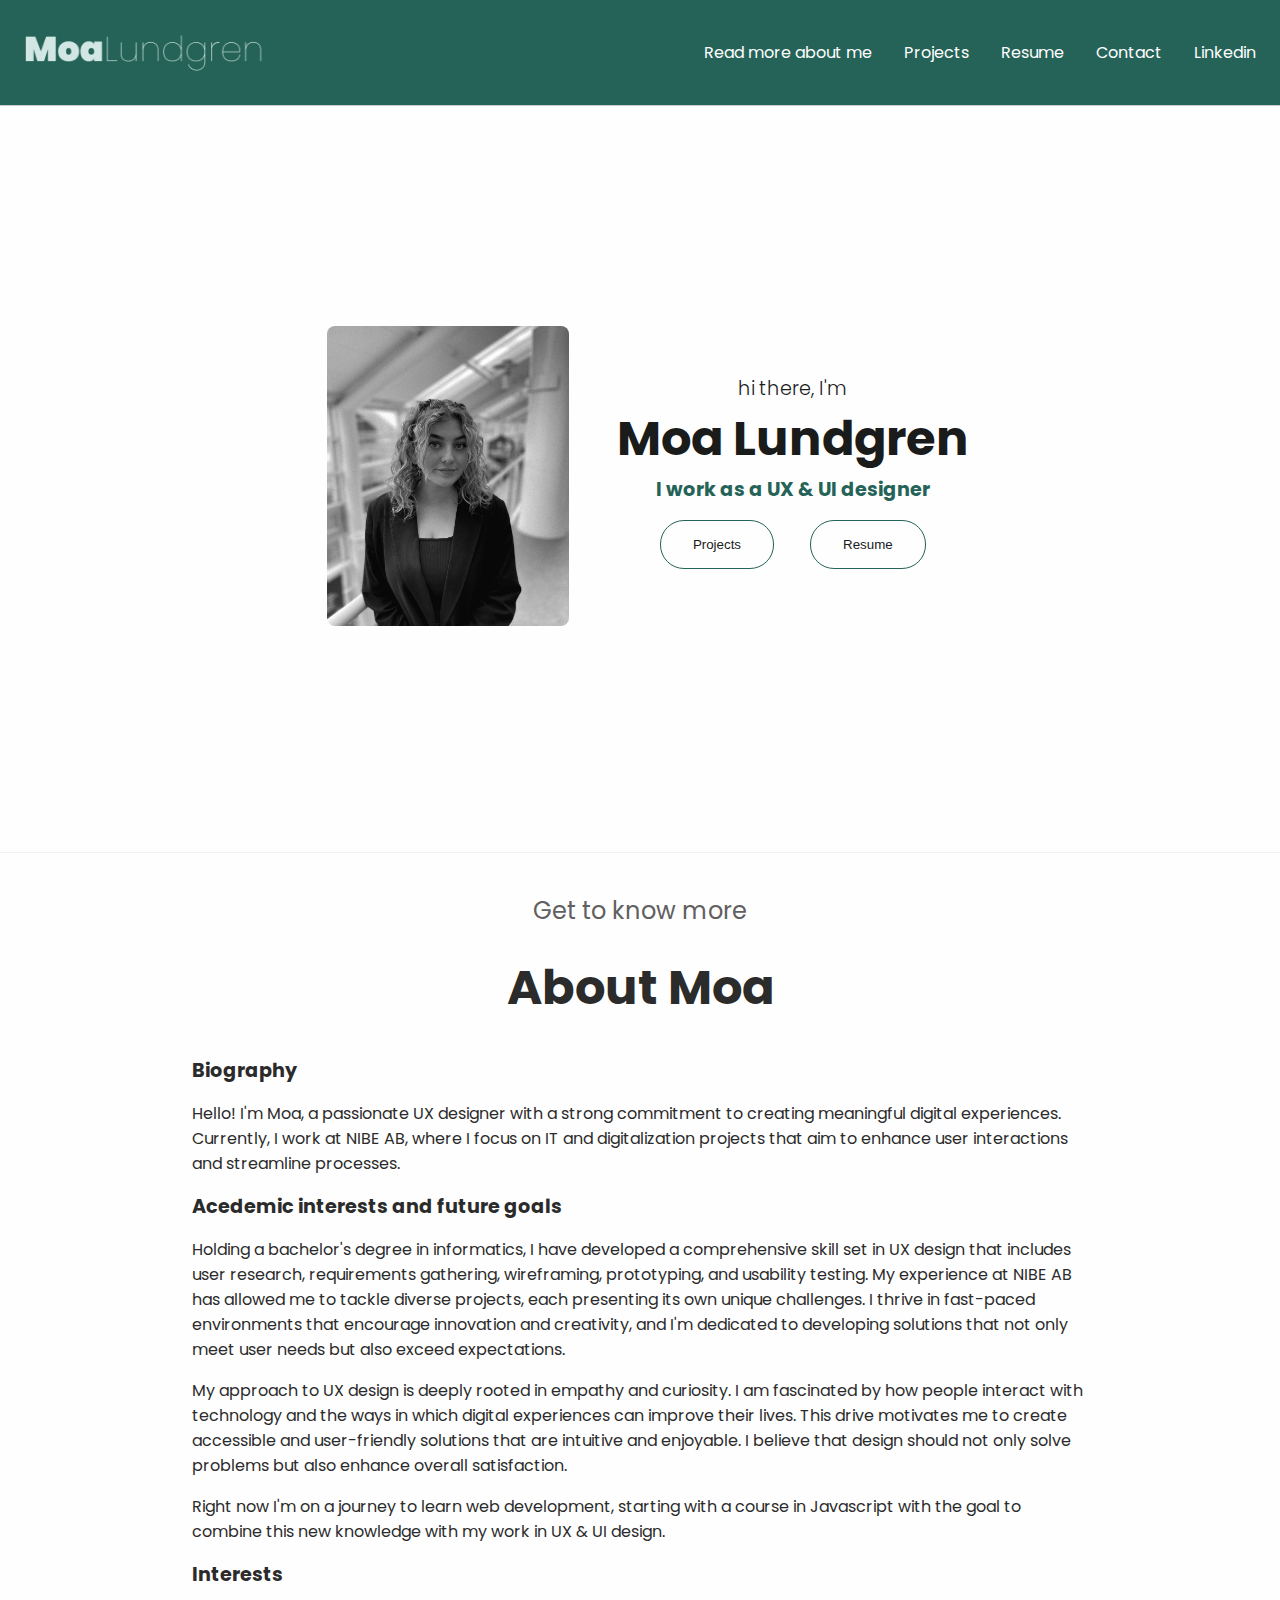
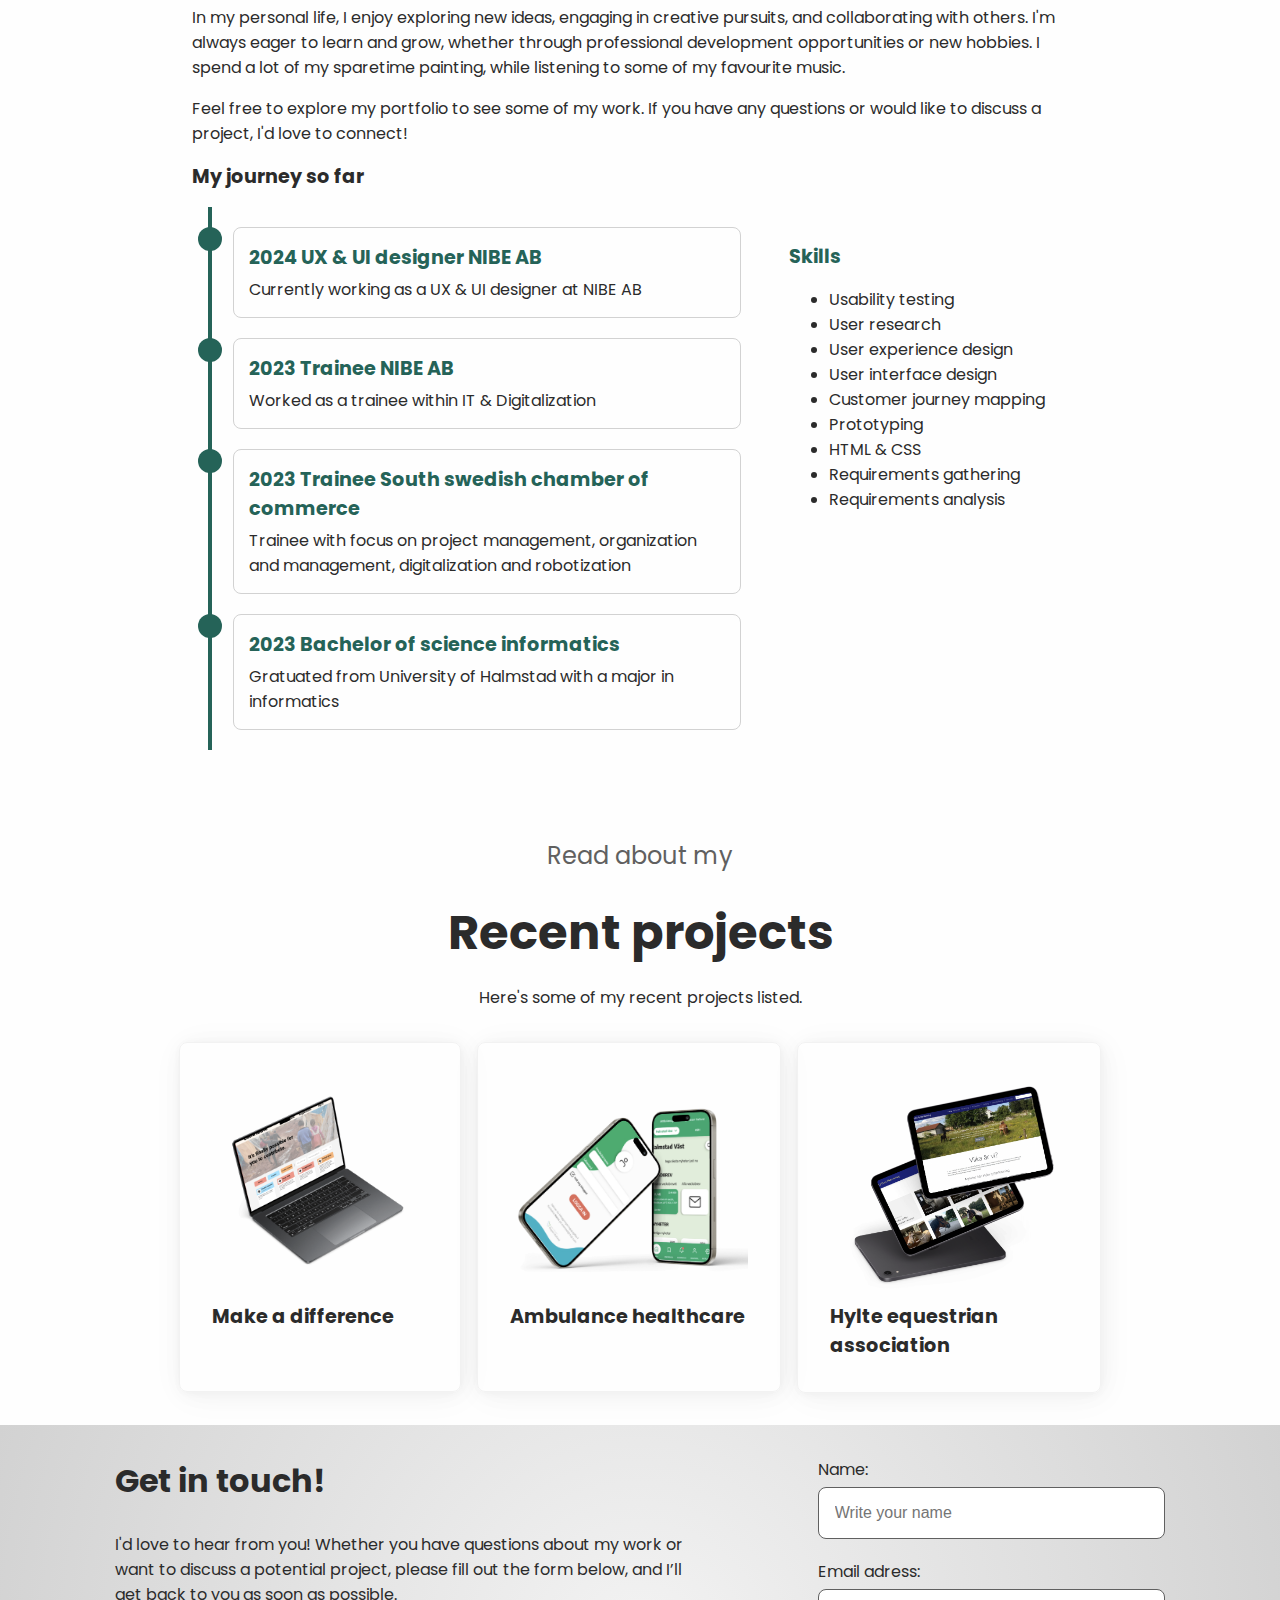
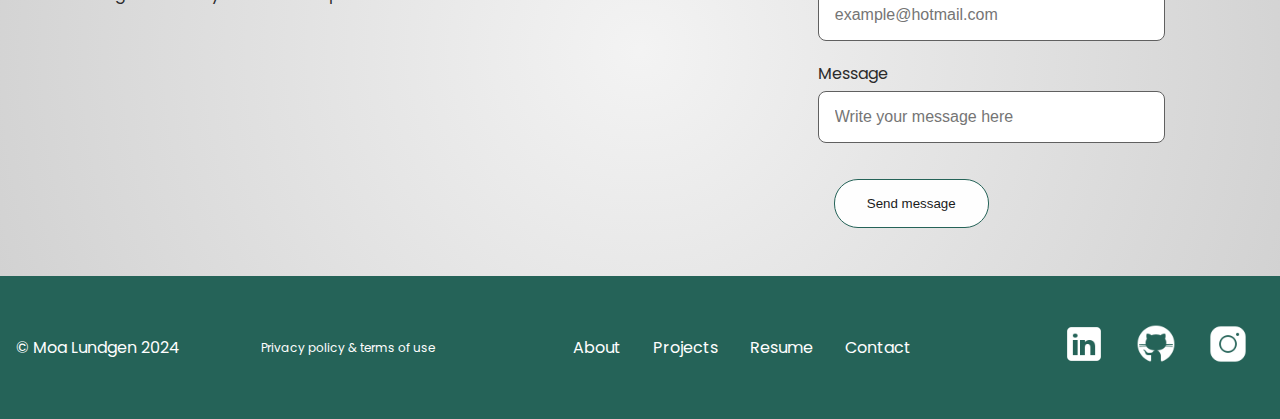
<file: index.html>
<!DOCTYPE html>
<html lang="en">
<head>
    <meta charset="UTF-8">
    <meta name="viewport" content="width=device-width, initial-scale=1.0">
    <link rel="stylesheet" href="styles/stylesheet.css">
    <title>Moa's Portfolio</title>
    <style>
        @import url('https://fonts.googleapis.com/css2?family=Poppins:ital,wght@0,100;0,200;0,300;0,400;0,500;0,600;0,700;0,800;0,900;1,100;1,200;1,300;1,400;1,500;1,600;1,700;1,800;1,900&display=swap');
        @import url('https://fonts.googleapis.com/css2?family=Open+Sans:ital,wght@0,300..800;1,300..800&family=Poppins:ital,wght@0,100;0,200;0,300;0,400;0,500;0,600;0,700;0,800;0,900;1,100;1,200;1,300;1,400;1,500;1,600;1,700;1,800;1,900&display=swap');
        </style>
    
</head>
<body>
    <header class="header">
        <!--Logotype href-->
        <div class="logo">
            <a href="index.html"> <img src="resources/logomoa.png" alt="Logotype Moa Lundgren"/> </a>
        </div>
        <nav class="nav">
        <!--Menu links-->
            <ul class="menu">
                <li class="nav-link"><a href="#about">Read more about me</a></li>
                <li class="nav-link"><a href="#projects">Projects</a></li>
                <li class="nav-link"><a href="resources/moaresume.pdf" target="_blank">Resume</a></li>
                <li class="nav-link"><a href="#contact">Contact</a></li>
                <li class="nav-link"><a href="https://www.linkedin.com/in/moaluundgren/">Linkedin</a></li>
                
            </ul>
        </nav>
    </header>
    <main>
    <section class="hero-banner">
        <div class="hero">
            <div class="hero-content">
                <div class="hero-img">
                    <img src="resources/me.jpeg" alt="Image of Moa Lundgren, UX & UI designer" />
                </div>
                <div class="hero-text">
                    <h3 class="thin"> hi there, I'm</h3>
                <h1> Moa Lundgren</h1>
                <h3 class="color-title">I work as a UX & UI designer</h3>
                <a href="#projects"><button class="button-small"> Projects</button></a>
                <a href="resources/moaresume.pdf" target="_blank"><button class="button-small"> Resume</button></a>
            </div>
            </div>
        </div>
    </section>
    <section>
        <div class="section-container" id="about">
                <p class="section-introduction"> Get to know more</p>
                <h2 class="title"> About Moa</h2>
            <div class="body-copy">
                <article>
                <h3>Biography</h3>
                <p>Hello! I'm Moa, a passionate UX designer with a strong commitment to creating meaningful digital experiences. Currently, I work at NIBE AB, where I focus on IT and digitalization projects that aim to enhance user interactions and streamline processes.</p>
                </article>
                <article>
                <h3>Acedemic interests and future goals</h3>
                <p>Holding a bachelor's degree in informatics, I have developed a comprehensive skill set in UX design that includes user research, requirements gathering, wireframing, prototyping, and usability testing. My experience at NIBE AB has allowed me to tackle diverse projects, each presenting its own unique challenges. I thrive in fast-paced environments that encourage innovation and creativity, and I'm dedicated to developing solutions that not only meet user needs but also exceed expectations.</p>
                <p>My approach to UX design is deeply rooted in empathy and curiosity. I am fascinated by how people interact with technology and the ways in which digital experiences can improve their lives. This drive motivates me to create accessible and user-friendly solutions that are intuitive and enjoyable. I believe that design should not only solve problems but also enhance overall satisfaction.</p>
                <p>Right now I'm on a journey to learn web development, starting with a course in Javascript with the goal to combine this new knowledge with my work in UX & UI design.</p>
                </article>
                <article>
                    <h3>Interests</h3>
                <p>In my personal life, I enjoy exploring new ideas, engaging in creative pursuits, and collaborating with others. I'm always eager to learn and grow, whether through professional development opportunities or new hobbies. I spend a lot of my sparetime painting, while listening to some of my favourite music.</p>
                </article>
                <p>Feel free to explore my portfolio to see some of my work. If you have any questions or would like to discuss a project, I'd love to connect!</p>
                <h3> My journey so far</h3>
                <div class="two-column">
                    <div class="timeline">
                        <div class="event">
                            <div class="dot"></div>
                            <div class="event-details">
                                <h3>2024 UX & UI designer NIBE AB</h3>
                                <p> Currently working as a UX & UI designer at NIBE AB</p>
                            </div>
                        </div>
                        <div class="event">
                            <div class="dot"></div>
                            <div class="event-details">
                                <h3>2023 Trainee NIBE AB</h3>
                                <p> Worked as a trainee within IT & Digitalization</p>
                            </div>
                        </div>
                        <div class="event">
                            <div class="dot"></div>
                            <div class="event-details">
                                <h3> 2023 Trainee South swedish chamber of commerce</h3>
                                <p> Trainee with focus on project management, organization and management, digitalization and robotization</p>
                            </div>
                        </div>
                        <div class="event">
                            <div class="dot"></div>
                            <div class="event-details">
                                <h3>2023 Bachelor of science informatics</h3>
                                <p> Gratuated from University of Halmstad with a major in informatics</p>
                            </div>
                        </div>
                    </div>
                    <div class="skills">
                        <h3> Skills</h3>
                        <ul>
                            <li> Usability testing</li>
                            <li> User research</li>
                            <li> User experience design</li>
                            <li> User interface design</li>
                            <li> Customer journey mapping</li>
                            <li> Prototyping</li>
                            <li> HTML & CSS</li>
                            <li> Requirements gathering</li>
                            <li> Requirements analysis</li>
                        </ul>
                    </div>
                </div>
        </div>
        </div>
    </section>
    <section>
        <div class="section-container" id="projects">
            <p class="section-introduction"> Read about my</p>
            <h2 class="title"> Recent projects</h2>
            <p>Here's some of my recent projects listed. </p>            
            <div class="project-overview">
                <a href="project1.html">
                    <div class="box">
                        <img src="resources/difference.png" alt="image of mockup for project make a difference"/>
                        <div class="box-description">
                            <h3> Make a difference</h3>
                        </div>
                    </div>
                </a>
                <a href="project2.html">
                <div class="box">
                    <img src="resources/ambulancepng.png" alt="image of mockup for project ambulance healthcare"/>
                    <div class="box-description">
                        <h3> Ambulance healthcare</h3>
                    </div>
                </div>
                </a>
                <a href="project3.html">
                <div class="box">
                    <img src="resources/hylte.png" alt="image of mockup for project hylte equestrian association"/>
                    <div class="box-description">
                        <h3> Hylte equestrian association</h3>
                    </div>
                </div>
                </a>
            </div>
        </div>
    </section>
    <section class="contact-form" id="contact">
        <div class="contact-content">
            <div class="contact-promotext">
                <h2> Get in touch!</h2>
                <p>I'd love to hear from you! Whether you have questions about my work or want to discuss a potential project, please fill out the form below, and I’ll get back to you as soon as possible.

                </p>
            </div>
        <form action="mailto:moaluundgren@hotmail.com" method="post" enctype="text/plain">
                <div>
                    <label for="name">Name: </label>
                    <input type="text" id="name" name="name" placeholder="Write your name">
                </div>
                <div>
                    <label for="mail"> Email adress: </label>
                    <input type="email" id="mail" name="mail" placeholder="example@hotmail.com">
                </div>
                <div>
                    <label for="message"> Message </label>
                    <input type="text" id="message" name="message" placeholder="Write your message here">
                </div>
                <div class= "contact-submit">
                    <button class="button-small" type="submit">Send message</button>
                </div>
        </form>
        </div>
    </section>
    </main>
    <footer class="footer">
        <div class="copyright">
            <p>&copy; Moa Lundgen 2024</p>
        </div>
        <div class="privacypolicy-termsofuse">
            <a>Privacy policy & terms of use</a>
        </div>
        <div class="quick-links">
            <ul>
                <li class="nav-link"><a href="#about">About</a></li>
                <li class="nav-link"><a href="#projects">Projects</a></li>
                <li class="nav-link"><a href="resources/moaresume.pdf" target="_blank">Resume</a></li>
                <li class="nav-link"><a href="#contact">Contact</a></li>
            </ul>
        </div>
        <div class="sm-links">
            <ul>
                <li> <a href="https://www.linkedin.com/in/moaluundgren/"><img class= "icon" src="resources/icons8.linkedin.png" alt="icon with link to linkedin"/> </a></li>
                <li> <a href="https://github.com/moalun20/lab1Portfolio.git"><img class= "icon" src="resources/icons8.github.png" alt="icon with link to github"/> </a></li>
                <li> <a href="https://www.instagram.com/moaluundgren/"><img class= "icon" src="resources/icons8.instagram.png" alt="icon with link to instagram"/> </a></li>
            </ul>
        </div>
    </footer>
</body>
</html>
</file>
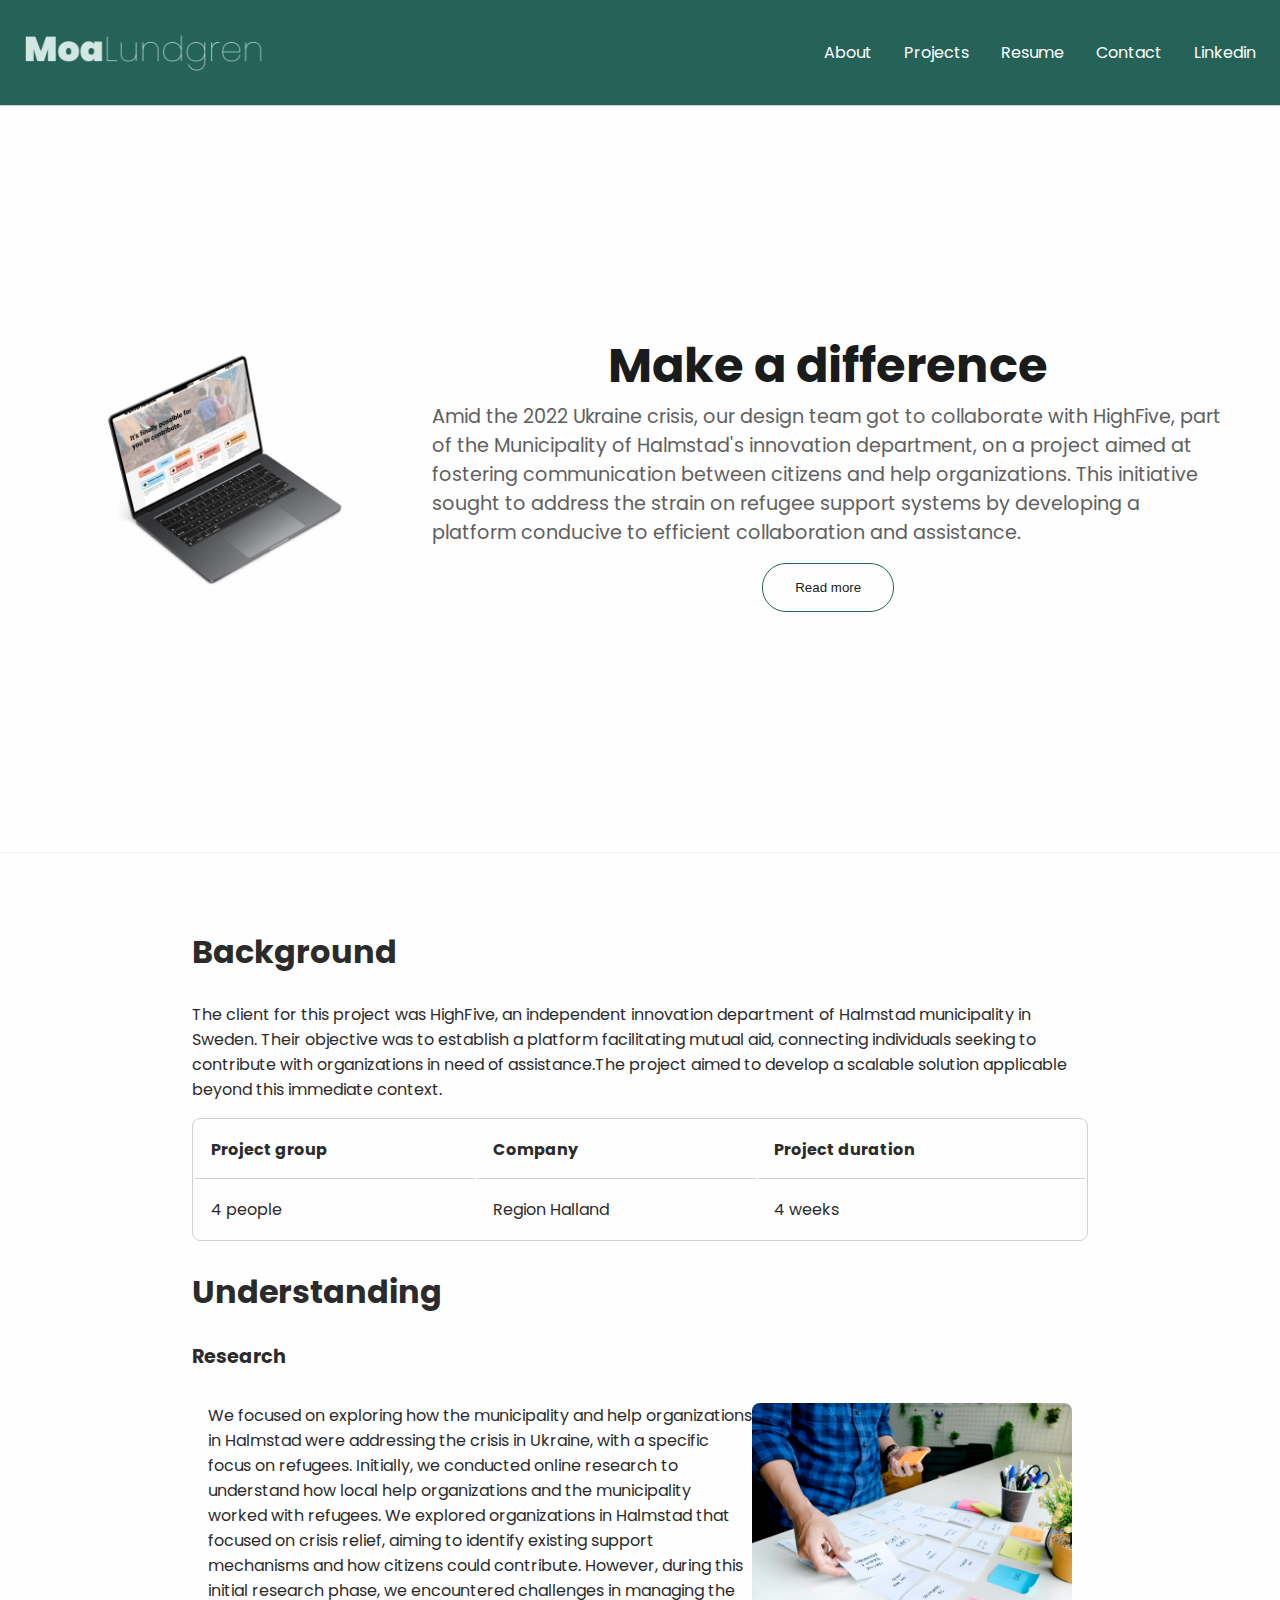
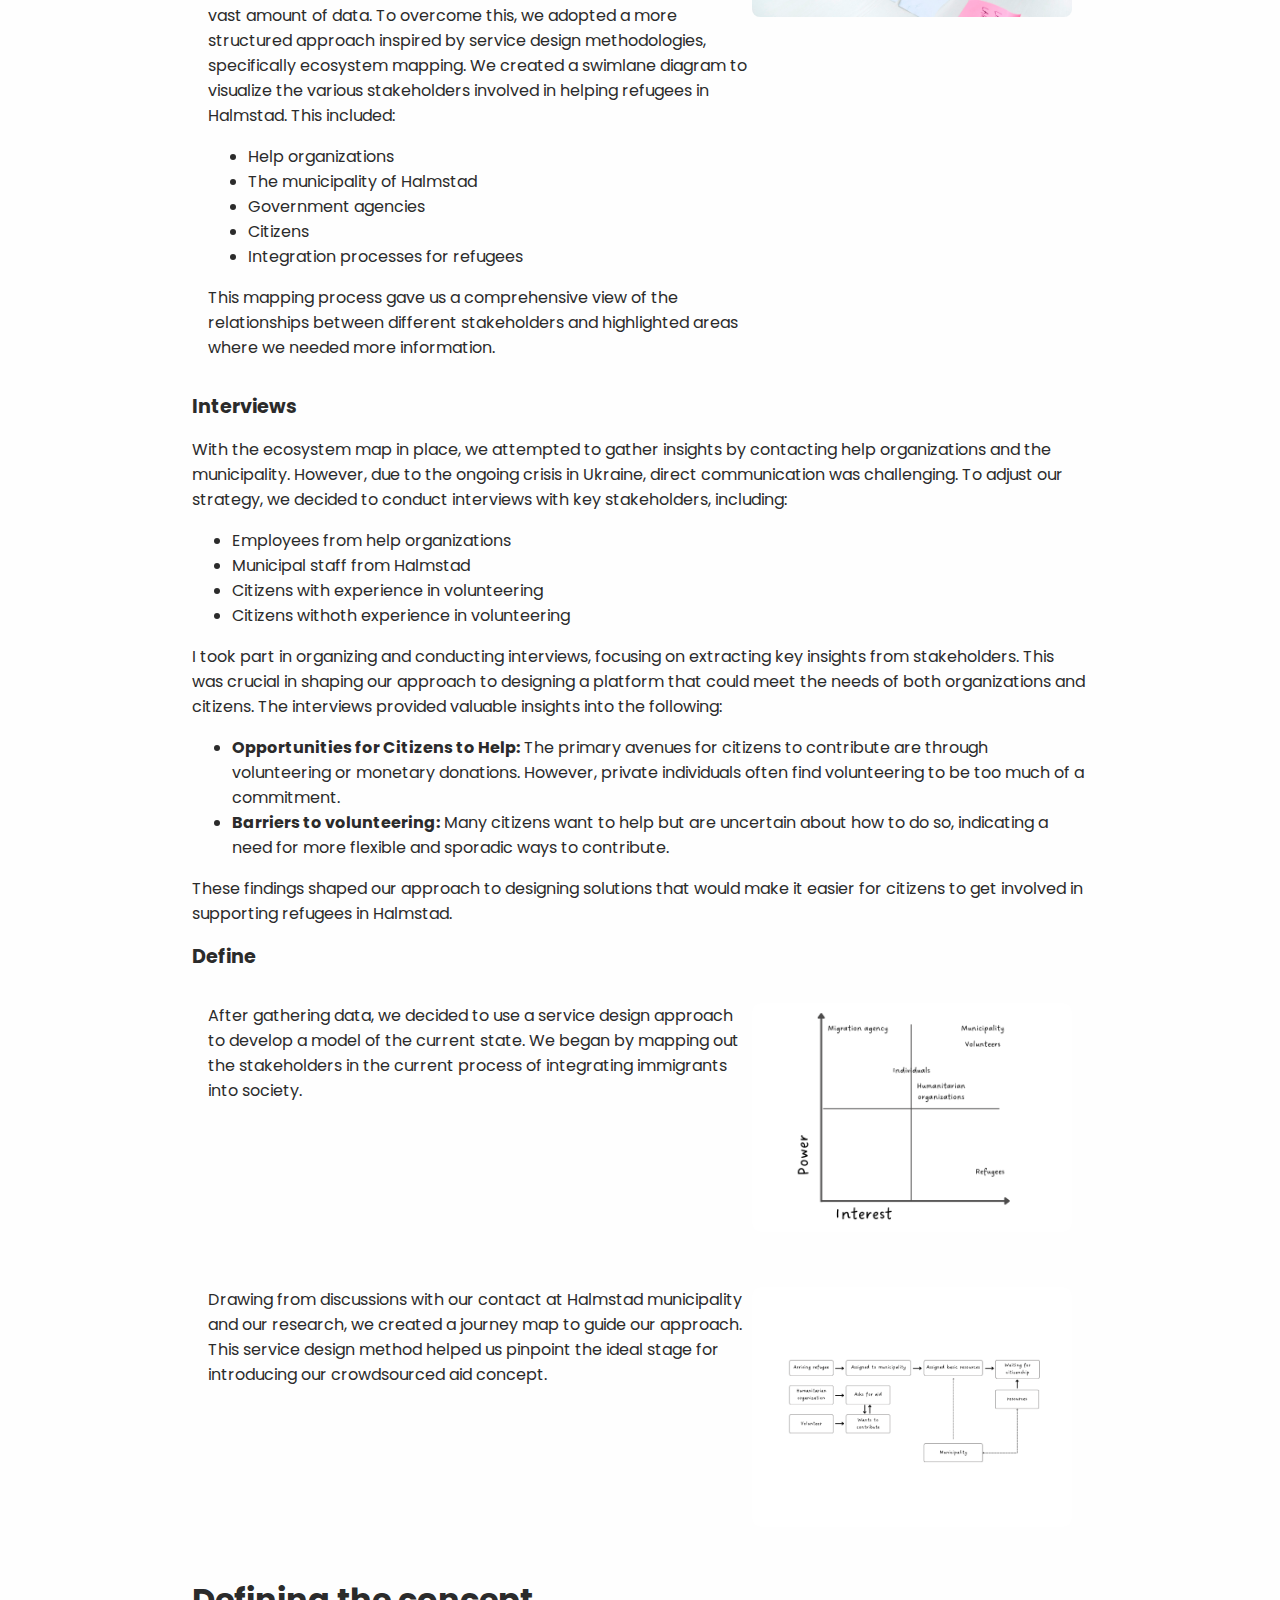
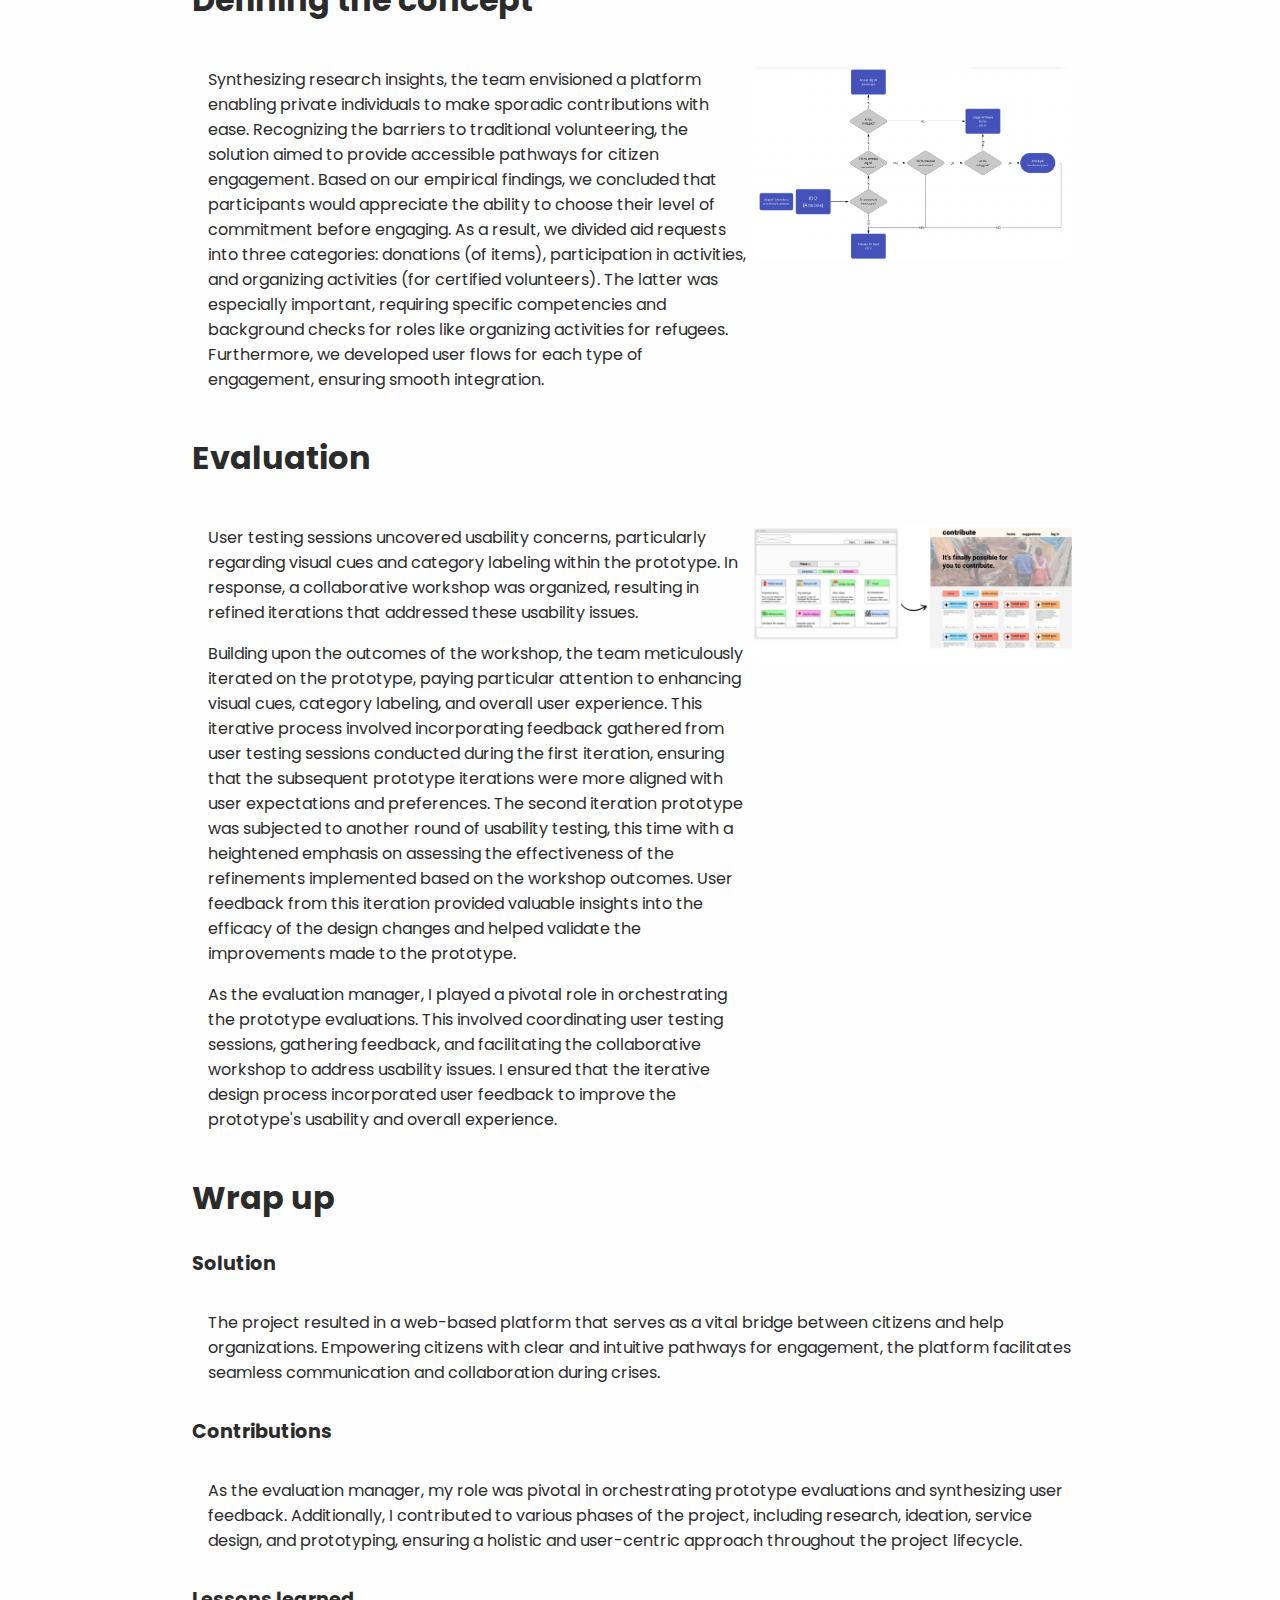
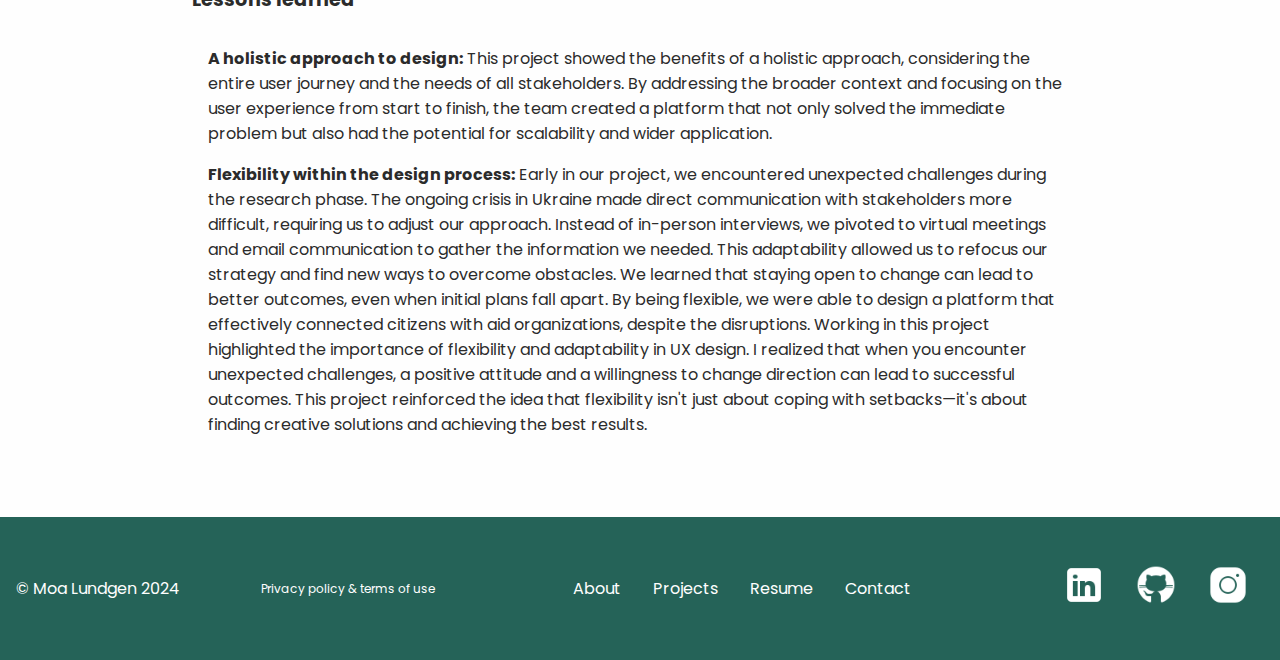
<file: project1.html>
<!DOCTYPE html>
<html lang="en">
<head>
    <meta charset="UTF-8">
    <meta name="viewport" content="width=device-width, initial-scale=1.0">
    <link rel="stylesheet" href="styles/stylesheet.css">
    <title>Moa's Portfolio</title>
    <style>
        @import url('https://fonts.googleapis.com/css2?family=Poppins:ital,wght@0,100;0,200;0,300;0,400;0,500;0,600;0,700;0,800;0,900;1,100;1,200;1,300;1,400;1,500;1,600;1,700;1,800;1,900&display=swap');
        @import url('https://fonts.googleapis.com/css2?family=Open+Sans:ital,wght@0,300..800;1,300..800&family=Poppins:ital,wght@0,100;0,200;0,300;0,400;0,500;0,600;0,700;0,800;0,900;1,100;1,200;1,300;1,400;1,500;1,600;1,700;1,800;1,900&display=swap');
        </style>
    
</head>
<body>
    <header class="header">
        <!--Logotype href-->
        <div class="logo">
            <a href="index.html"> <img src="resources/logomoa.png" alt="Logotype Moa Lundgren"/> </a>
        </div>
        <nav class="nav">
        <!--Menu links-->
            <ul class="menu">
                <li class="nav-link"><a href="index.html#about">About</a></li>
                <li class="nav-link"><a href="index.html#projects">Projects</a></li>
                <li class="nav-link"><a href="resources/moaresume.pdf" target="_blank">Resume</a></li>
                <li class="nav-link"><a href="index.html#contact">Contact</a></li>
                <li class="nav-link"><a href="https://www.linkedin.com/in/moaluundgren/">Linkedin</a></li>
                
            </ul>
        </nav>
    </header>
    <main>
    <section class="hero-banner">
        <div class="hero">
            <div class="hero-content">
                <div class="hero-img">
                    <img src="resources/difference.png" alt="Image of mockup for project make a difference"/>
                </div>
                <div class="hero-text">
                <h1> Make a difference</h1>
                <h3 class="project-introduction">Amid the 2022 Ukraine crisis, our design team got to collaborate with HighFive, part of the Municipality of Halmstad's innovation department, on a project aimed at fostering communication between citizens and help organizations. This initiative sought to address the strain on refugee support systems by developing a platform conducive to efficient collaboration and assistance.</h3>
                <a href="#introduction"><button class="button-small"> Read more</button> </a>
                </div>
            </div>
        </div>
    </section>
    <article>
        <div class="section-container" id="introduction">
            <div class="body-copy">
                <h2> Background</h2>
                <p>The client for this project was HighFive, an independent innovation department of Halmstad municipality in Sweden. Their objective was to establish a platform facilitating mutual aid, connecting individuals seeking to contribute with organizations in need of assistance.The project aimed to develop a scalable solution applicable beyond this immediate context.</p>
                <table>
                    <thead>
                    <tr>
                        <th>Project group</th>
                        <th> Company</th>
                        <th>Project duration</th>
                    </tr>
                </thead>
                <tbody>
                    <tr>
                        <td> 4 people</td>
                        <td> Region Halland</td>
                        <td> 4 weeks</td>
                    </tr>
                </tbody>
                </table>
                <h2> Understanding</h2>
                <h3>Research</h3>
                <div class="textimg-column">
                    <div class="textimg-text">
                        <p> We focused on exploring how the municipality and help organizations in Halmstad were addressing the crisis in Ukraine, with a specific focus on refugees. Initially, we conducted online research to understand how local help organizations and the municipality worked with refugees. We explored organizations in Halmstad that focused on crisis relief, aiming to identify existing support mechanisms and how citizens could contribute. However, during this initial research phase, we encountered challenges in managing the vast amount of data. To overcome this, we adopted a more structured approach inspired by service design methodologies, specifically ecosystem mapping.

                            We created a swimlane diagram to visualize the various stakeholders involved in helping refugees in Halmstad. This included:</p>
                        <ul>
                            <li>Help organizations</li>
                            <li>The municipality of Halmstad</li>
                            <li>Government agencies</li>
                            <li>Citizens</li>
                            <li>Integration processes for refugees</li>
                        </ul>  
                        <p>This mapping process gave us a comprehensive view of the relationships between different stakeholders and highlighted areas where we needed more information.</p>
                    </div>
                    <div class="textimg-img">
                        <img src="resources/research.jpeg" alt="imageof: posters on table for ux research"/>
                    </div>
                </div>
                <h3>Interviews</h3>
                        <p> With the ecosystem map in place, we attempted to gather insights by contacting help organizations and the municipality. However, due to the ongoing crisis in Ukraine, direct communication was challenging. To adjust our strategy, we decided to conduct interviews with key stakeholders, including:</p>
                        <ul>
                            <li>Employees from help organizations</li>
                            <li>Municipal staff from Halmstad</li>
                            <li>Citizens with experience in volunteering</li>
                            <li>Citizens withoth experience in volunteering</li>
                        </ul>
                        <p>I took part in organizing and conducting interviews, focusing on extracting key insights from stakeholders. This was crucial in shaping our approach to designing a platform that could meet the needs of both organizations and citizens. The interviews provided valuable insights into the following:</p>
                        <ul>
                            <li> <b>Opportunities for Citizens to Help:</b> The primary avenues for citizens to contribute are through volunteering or monetary donations. However, private individuals often find volunteering to be too much of a commitment.</li>
                            <li><b>Barriers to volunteering:</b> Many citizens want to help but are uncertain about how to do so, indicating a need for more flexible and sporadic ways to contribute.</li>
                        </ul>
                        <p>These findings shaped our approach to designing solutions that would make it easier for citizens to get involved in supporting refugees in Halmstad.
                        </p>
                <h3>Define</h3>
                <div class="textimg-column">
                    <div class="textimg-text">
                        <p> After gathering data, we decided to use a service design approach to develop a model of the current state. We began by mapping out the stakeholders in the current process of integrating immigrants into society.</p>
                    </div>
                    <div class="textimg-img">
                        <img src="resources/power_interest.png" alt="image of a chart measuring power on Y axis and interest on X axis, placing different stakeholder on the map"/>
                    </div>
                </div>
                <div class="textimg-column">
                    <div class="textimg-text">
                        <p> Drawing from discussions with our contact at Halmstad municipality and our research, we created a journey map to guide our approach. This service design method helped us pinpoint the ideal stage for introducing our crowdsourced aid concept.</p>
                    </div>
                    <div class="textimg-img">
                        <img src="resources/process-map.png" alt="image of different stakeholders and mapping them in relation to each other"/>
                    </div>
                </div>
                <h2>Defining the concept</h2>
                <div class="textimg-column">
                    <div class="textimg-text">
                        <p> Synthesizing research insights, the team envisioned a platform enabling private individuals to make sporadic contributions with ease. Recognizing the barriers to traditional volunteering, the solution aimed to provide accessible pathways for citizen engagement. Based on our empirical findings, we concluded that participants would appreciate the ability to choose their level of commitment before engaging. As a result, we divided aid requests into three categories: donations (of items), participation in activities, and organizing activities (for certified volunteers). The latter was especially important, requiring specific competencies and background checks for roles like organizing activities for refugees. Furthermore, we developed user flows for each type of engagement, ensuring smooth integration.</p>
                    </div>
                    <div class="textimg-img">
                        <img src="resources/flowchart.png" alt="image of a flowchart showing user flow for identifying if a task is of interest"/>
                    </div>
                </div>
                <h2>Evaluation</h2>
                <div class="textimg-column">
                    <div class="textimg-text">
                        <p> User testing sessions uncovered usability concerns, particularly regarding visual cues and category labeling within the prototype. In response, a collaborative workshop was organized, resulting in refined iterations that addressed these usability issues.</p>
                        <p>Building upon the outcomes of the workshop, the team meticulously iterated on the prototype, paying particular attention to enhancing visual cues, category labeling, and overall user experience. This iterative process involved incorporating feedback gathered from user testing sessions conducted during the first iteration, ensuring that the subsequent prototype iterations were more aligned with user expectations and preferences. The second iteration prototype was subjected to another round of usability testing, this time with a heightened emphasis on assessing the effectiveness of the refinements implemented based on the workshop outcomes. User feedback from this iteration provided valuable insights into the efficacy of the design changes and helped validate the improvements made to the prototype.</p>
                        <p>As the evaluation manager, I played a pivotal role in orchestrating the prototype evaluations. This involved coordinating user testing sessions, gathering feedback, and facilitating the collaborative workshop to address usability issues. I ensured that the iterative design process incorporated user feedback to improve the prototype's usability and overall experience.</p>
                    </div>
                    <div class="textimg-img">
                        <img src="resources/defineconcept-difference.png" alt="image of low fidelity wireframe side by side with a high fidelity wireframe"/>
                    </div>
                </div>
                <h2> Wrap up</h2>
                <h3>Solution</h3>
                <div class="textimg-column">
                    <div class="textimg-text">
                        <p>The project resulted in a web-based platform that serves as a vital bridge between citizens and help organizations. Empowering citizens with clear and intuitive pathways for engagement, the platform facilitates seamless communication and collaboration during crises.</p>
                    </div>
                </div>
                <h3>Contributions</h3>
                <div class="textimg-column">
                    <div class="textimg-text">
                        <p>As the evaluation manager, my role was pivotal in orchestrating prototype evaluations and synthesizing user feedback. Additionally, I contributed to various phases of the project, including research, ideation, service design, and prototyping, ensuring a holistic and user-centric approach throughout the project lifecycle.</p>
                    </div>
                </div>
                <h3>Lessons learned</h3>
                <div class="textimg-column">
                    <div class="textimg-text">
                        <p><b>A holistic approach to design:</b> This project showed the benefits of a holistic approach, considering the entire user journey and the needs of all stakeholders. By addressing the broader context and focusing on the user experience from start to finish, the team created a platform that not only solved the immediate problem but also had the potential for scalability and wider application.</p>
                        <p><b>Flexibility within the design process:</b> Early in our project, we encountered unexpected challenges during the research phase. The ongoing crisis in Ukraine made direct communication with stakeholders more difficult, requiring us to adjust our approach. Instead of in-person interviews, we pivoted to virtual meetings and email communication to gather the information we needed. This adaptability allowed us to refocus our strategy and find new ways to overcome obstacles. We learned that staying open to change can lead to better outcomes, even when initial plans fall apart. By being flexible, we were able to design a platform that effectively connected citizens with aid organizations, despite the disruptions. Working in this project highlighted the importance of flexibility and adaptability in UX design. I realized that when you encounter unexpected challenges, a positive attitude and a willingness to change direction can lead to successful outcomes. This project reinforced the idea that flexibility isn't just about coping with setbacks—it's about finding creative solutions and achieving the best results. </p>
                    </div>
                </div>
        </div>
        </div>
    </article>
    </main>
    <footer class="footer">
        <div class="copyright">
            <p>&copy; Moa Lundgen 2024</p>
        </div>
        <div class="privacypolicy-termsofuse">
            <a>Privacy policy & terms of use</a>
        </div>
        <div class="quick-links">
            <ul>
                <li class="nav-link"><a href="index.html#about">About</a></li>
                <li class="nav-link"><a href="index.html#projects">Projects</a></li>
                <li class="nav-link"><a href="resources/moaresume.pdf" target="_blank">Resume</a></li>
                <li class="nav-link"><a href="index.html#contact">Contact</a></li>
            </ul>
        </div>
        <div class="sm-links">
            <ul>
                <li> <a href="https://www.linkedin.com/in/moaluundgren/"><img class= "icon" src="resources/icons8.linkedin.png" alt="icon with link to linkedin"/> </a></li>
                <li> <a href="https://github.com/moalun20/lab1Portfolio.git"><img class= "icon" src="resources/icons8.github.png" alt="icon with link to github"/> </a></li>
                <li> <a href="https://www.instagram.com/moaluundgren/"><img class= "icon" src="resources/icons8.instagram.png" alt="icon with link to instagram"/> </a></li>
            </ul>
        </div>
    </footer>
</body>

</html>
</file>
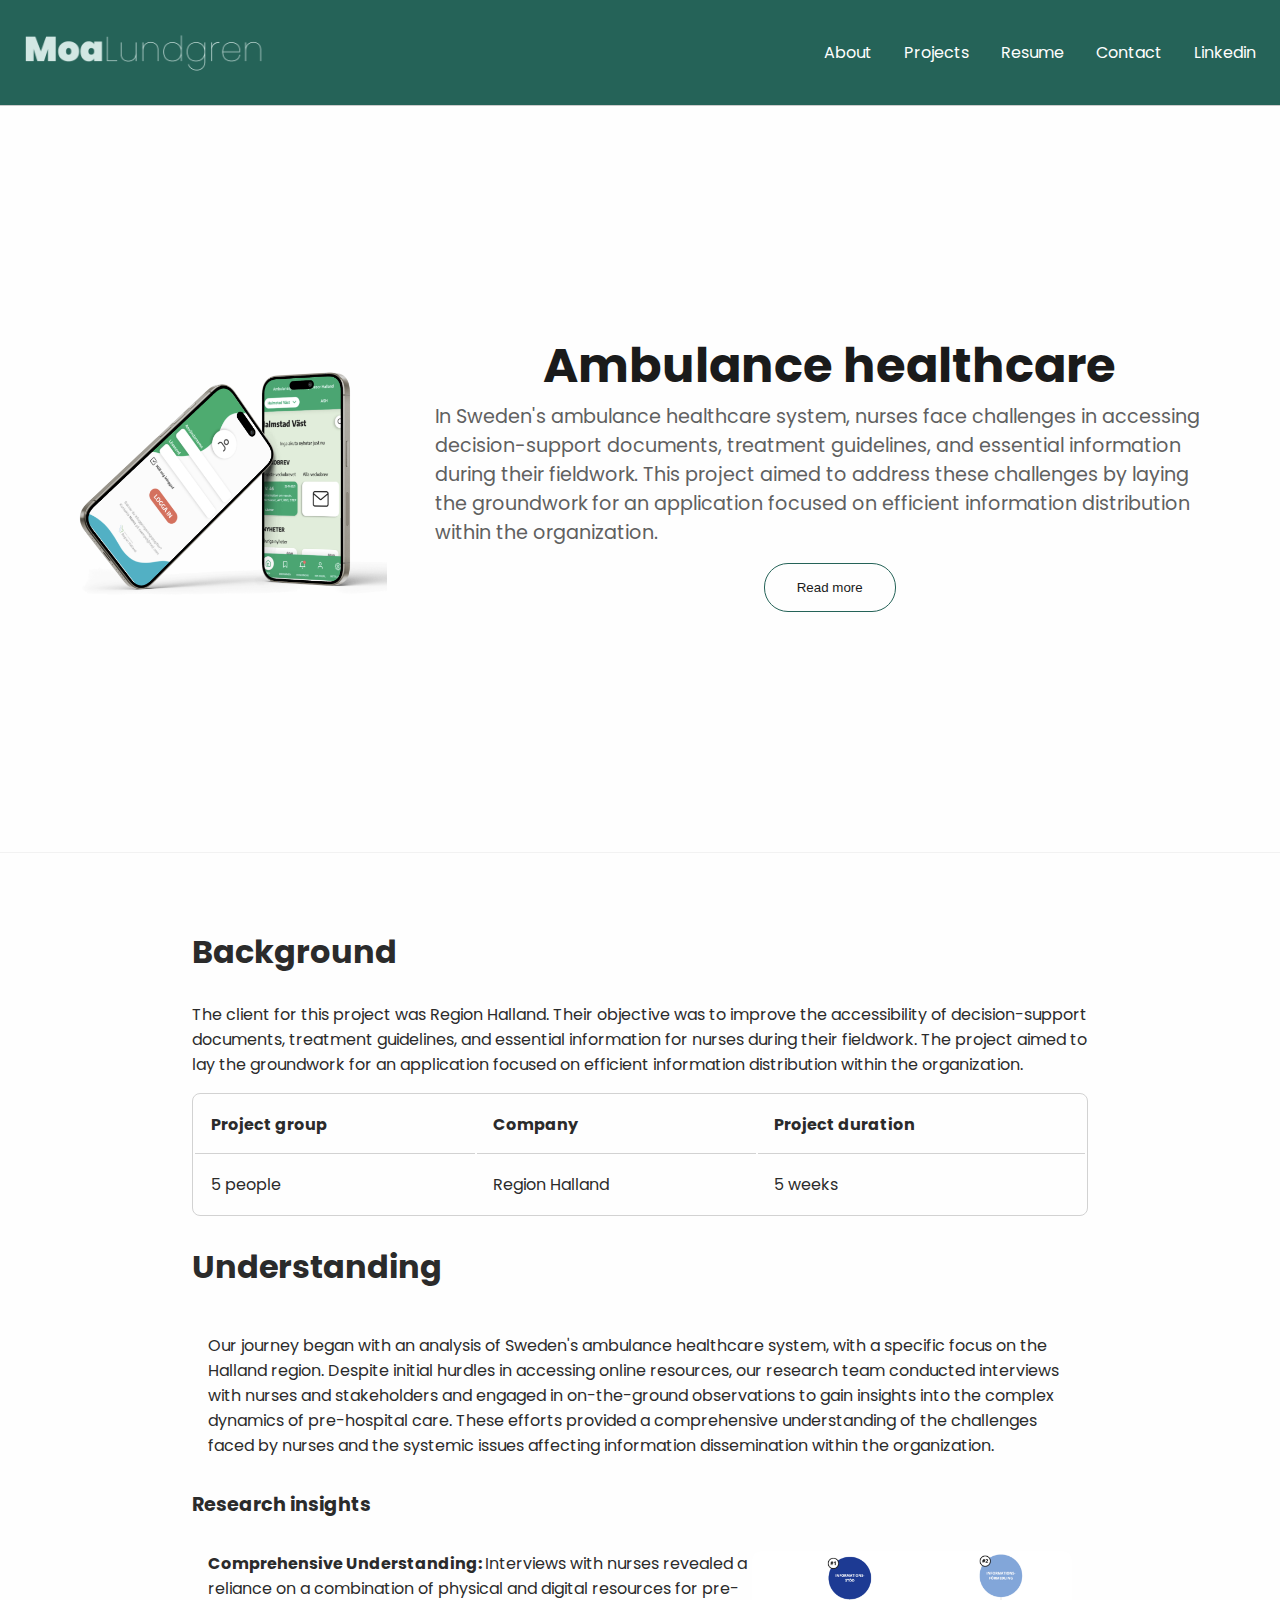
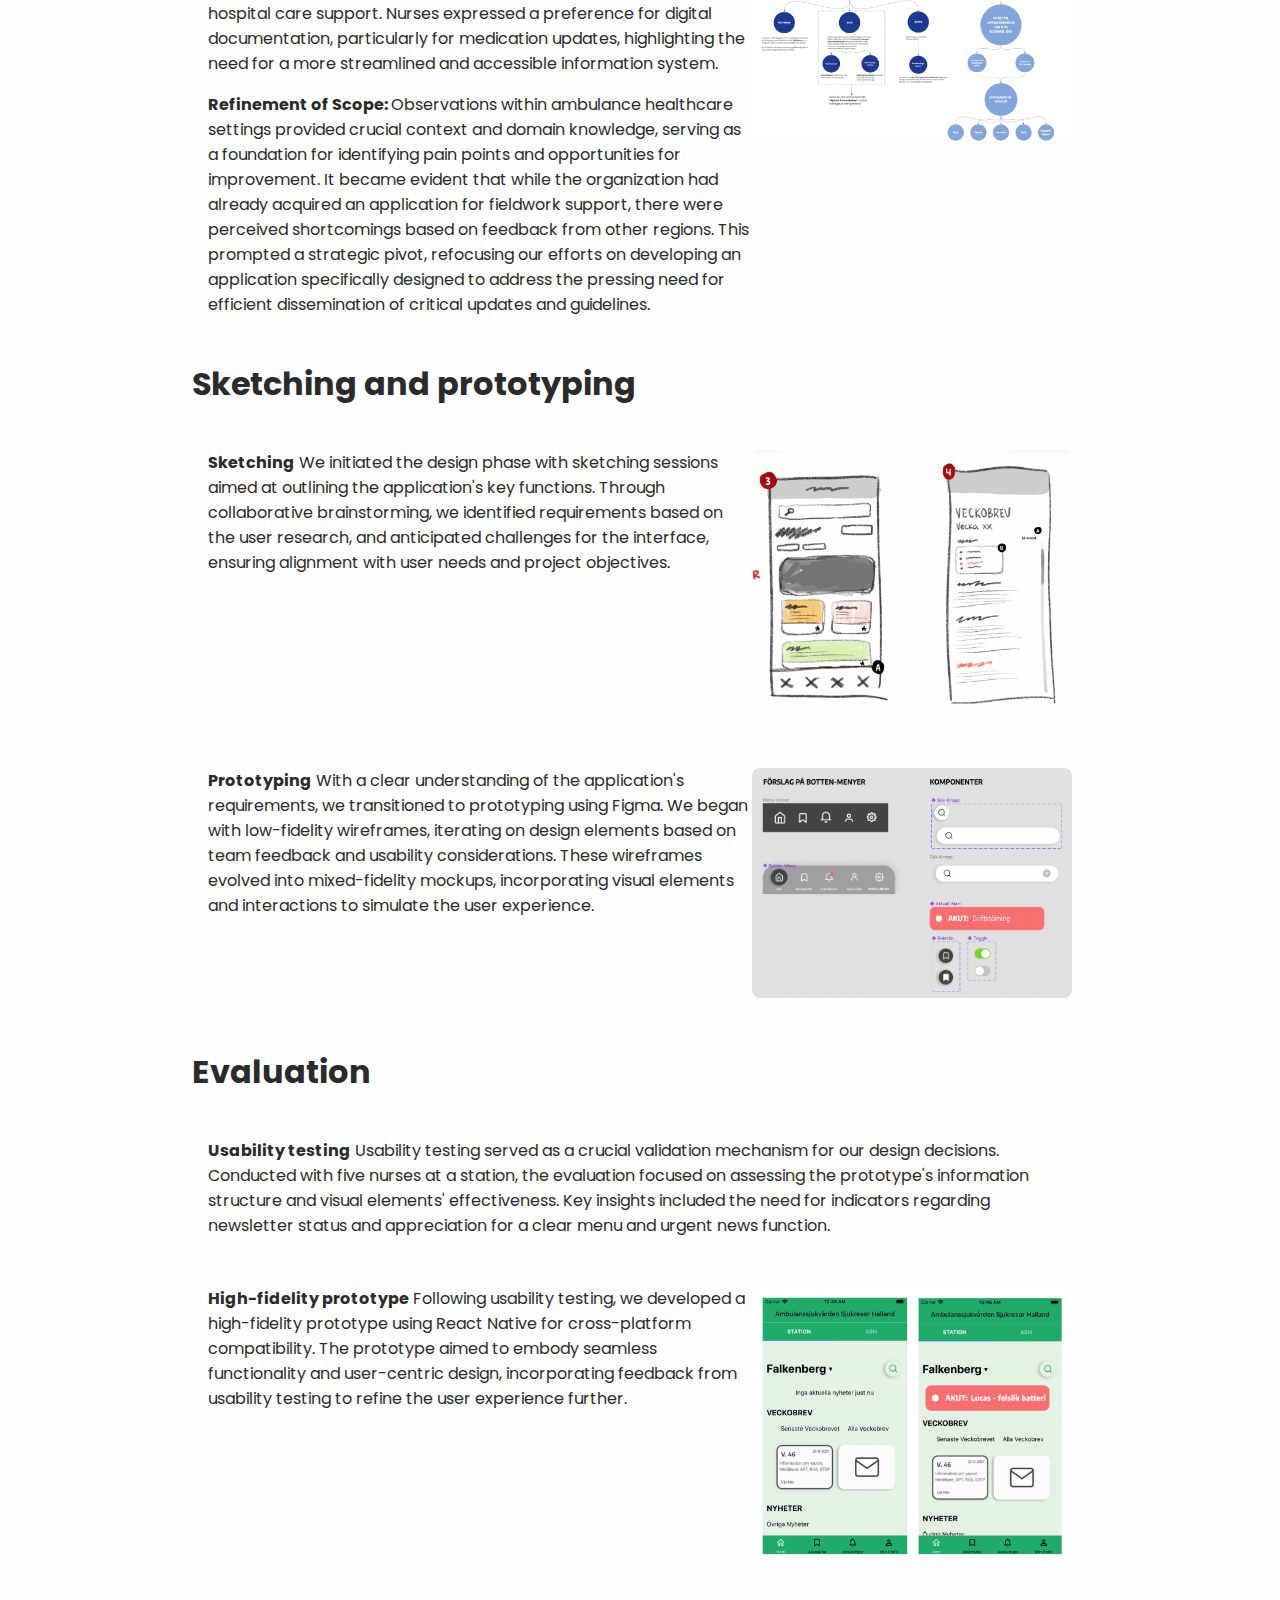
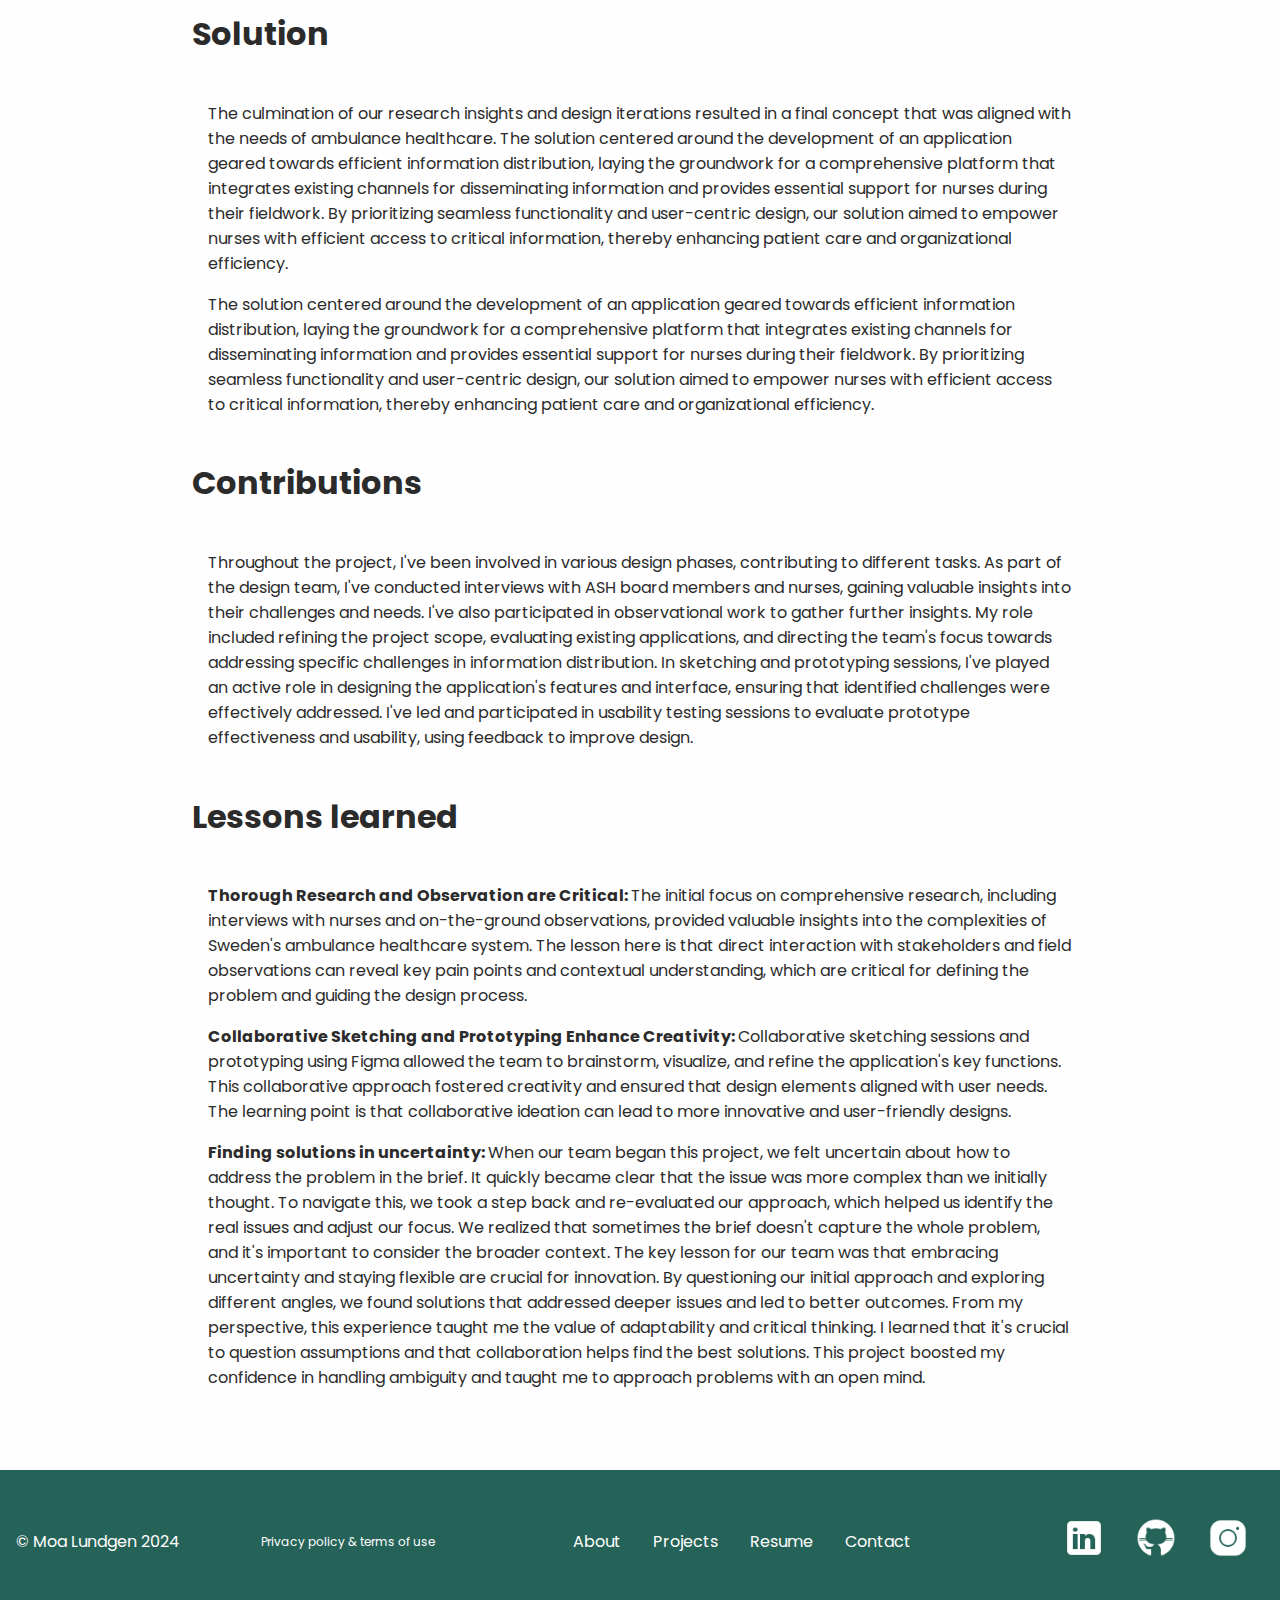
<file: project2.html>
<!DOCTYPE html>
<html lang="en">
<head>
    <meta charset="UTF-8">
    <meta name="viewport" content="width=device-width, initial-scale=1.0">
    <link rel="stylesheet" href="styles/stylesheet.css">
    <title>Moa's Portfolio</title>
    <style>
        @import url('https://fonts.googleapis.com/css2?family=Poppins:ital,wght@0,100;0,200;0,300;0,400;0,500;0,600;0,700;0,800;0,900;1,100;1,200;1,300;1,400;1,500;1,600;1,700;1,800;1,900&display=swap');
        @import url('https://fonts.googleapis.com/css2?family=Open+Sans:ital,wght@0,300..800;1,300..800&family=Poppins:ital,wght@0,100;0,200;0,300;0,400;0,500;0,600;0,700;0,800;0,900;1,100;1,200;1,300;1,400;1,500;1,600;1,700;1,800;1,900&display=swap');
        </style>
    
</head>
<body>
    <header class="header">
        <!--Logotype href-->
        <div class="logo">
            <a href="index.html"> <img src="resources/logomoa.png" alt="Logotype Moa Lundgren"/> </a>
        </div>
        <nav class="nav">
        <!--Menu links-->
            <ul class="menu">
                <li class="nav-link"><a href="index.html#about">About</a></li>
                <li class="nav-link"><a href="index.html#projects">Projects</a></li>
                <li class="nav-link"><a href="resources/moaresume.pdf" target="_blank">Resume</a></li>
                <li class="nav-link"><a href="index.html#contact">Contact</a></li>
                <li class="nav-link"><a href="https://www.linkedin.com/in/moaluundgren/">Linkedin</a></li>
                
            </ul>
        </nav>
    </header>
    <main>
    <section class="hero-banner">
        <div class="hero">
            <div class="hero-content">
                <div class="hero-img">
                    <img src="resources/ambulancepng.png" alt="Image of mockup for project with ambulance healthcare"/>
                </div>
                <div class="hero-text">
                <h1> Ambulance healthcare</h1>
                <h3 class="project-introduction">In Sweden's ambulance healthcare system, nurses face challenges in accessing decision-support documents, treatment guidelines, and essential information during their fieldwork. This project aimed to address these challenges by laying the groundwork for an application focused on efficient information distribution within the organization.</h3>
                <a href="#introduction"><button class="button-small"> Read more</button> </a>
                </div>
            </div>
        </div>
    </section>
    <article>
        <div class="section-container" id="introduction">
            <div class="body-copy">
                <h2> Background</h2>
                <p>The client for this project was Region Halland. Their objective was to improve the accessibility of decision-support documents, treatment guidelines, and essential information for nurses during their fieldwork. The project aimed to lay the groundwork for an application focused on efficient information distribution within the organization.</p>
                <table>
                    <thead>
                    <tr>
                        <th>Project group</th>
                        <th> Company</th>
                        <th>Project duration</th>
                    </tr>
                </thead>
                <tbody>
                    <tr>
                        <td> 5 people</td>
                        <td> Region Halland</td>
                        <td> 5 weeks</td>
                    </tr>
                </tbody>
                </table>
                <h2> Understanding</h2>
                <div class="textimg-column">
                    <div class="textimg-text">
                        <p> Our journey began with an analysis of Sweden's ambulance healthcare system, with a specific focus on the Halland region. Despite initial hurdles in accessing online resources, our research team conducted interviews with nurses and stakeholders and engaged in on-the-ground observations to gain insights into the complex dynamics of pre-hospital care. These efforts provided a comprehensive understanding of the challenges faced by nurses and the systemic issues affecting information dissemination within the organization.</p>
                    </div>
                </div>
                <h3>Research insights</h3>
                <div class="textimg-column">
                    <div class="textimg-text">
                        <p> <b>Comprehensive Understanding: </b>Interviews with nurses revealed a reliance on a combination of physical and digital resources for pre-hospital care support. Nurses expressed a preference for digital documentation, particularly for medication updates, highlighting the need for a more streamlined and accessible information system.</p>
                        <p> <b>Refinement of Scope: </b>Observations within ambulance healthcare settings provided crucial context and domain knowledge, serving as a foundation for identifying pain points and opportunities for improvement. It became evident that while the organization had already acquired an application for fieldwork support, there were perceived shortcomings based on feedback from other regions. This prompted a strategic pivot, refocusing our efforts on developing an application specifically designed to address the pressing need for efficient dissemination of critical updates and guidelines.                    </p>
                    </div>
                    <div class="textimg-img">
                        <img src="resources/scope.png" alt="image of scope for the project, including two areas focusing on information support and information spread"/>
                    </div>
                </div>
                <h2>Sketching and prototyping</h2>
                <div class="textimg-column">
                    <div class="textimg-text">
                        <p> <b>Sketching</b> We initiated the design phase with sketching sessions aimed at outlining the application's key functions. Through collaborative brainstorming, we identified requirements based on the user research, and anticipated challenges for the interface, ensuring alignment with user needs and project objectives.</p>
                    </div>
                    <div class="textimg-img">
                        <img src="resources/ambulancesketch.png" alt="image of sketches for the application"/>
                    </div>
                </div>
                <div class="textimg-column">
                    <div class="textimg-text">
                        <p> <b>Prototyping</b> With a clear understanding of the application's requirements, we transitioned to prototyping using Figma. We began with low-fidelity wireframes, iterating on design elements based on team feedback and usability considerations. These wireframes evolved into mixed-fidelity mockups, incorporating visual elements and interactions to simulate the user experience.</p>
                    </div>
                    <div class="textimg-img">
                        <img src="resources/ambulance-figma.png" alt="image of components in a figma file, components for menu, notifications and sorting"/>
                    </div>
                </div>
                <h2>Evaluation</h2>
                <div class="textimg-column">
                    <div class="textimg-text">
                    <p><b>Usability testing</b> Usability testing served as a crucial validation mechanism for our design decisions. Conducted with five nurses at a station, the evaluation focused on assessing the prototype's information structure and visual elements' effectiveness. Key insights included the need for indicators regarding newsletter status and appreciation for a clear menu and urgent news function.</p>
                    </div>
                </div>
                <div class="textimg-column">
                    <div class="textimg-text">
                    <p><b>High-fidelity prototype</b> Following usability testing, we developed a high-fidelity prototype using React Native for cross-platform compatibility. The prototype aimed to embody seamless functionality and user-centric design, incorporating feedback from usability testing to refine the user experience further.</p>
                    </div>
                    <div class="textimg-img">
                        <img src="resources/ambulance-react.png" alt="image of hogh fidelity prototype built with react native"/>
                    </div>
                </div>
                <h2>Solution</h2>
                <div class="textimg-column">
                    <div class="textimg-text">
                        <p>The culmination of our research insights and design iterations resulted in a final concept that was aligned with the needs of ambulance healthcare. The solution centered around the development of an application geared towards efficient information distribution, laying the groundwork for a comprehensive platform that integrates existing channels for disseminating information and provides essential support for nurses during their fieldwork. By prioritizing seamless functionality and user-centric design, our solution aimed to empower nurses with efficient access to critical information, thereby enhancing patient care and organizational efficiency.</p>
                        <p>The solution centered around the development of an application geared towards efficient information distribution, laying the groundwork for a comprehensive platform that integrates existing channels for disseminating information and provides essential support for nurses during their fieldwork. By prioritizing seamless functionality and user-centric design, our solution aimed to empower nurses with efficient access to critical information, thereby enhancing patient care and organizational efficiency.</p>
                    </div>
                </div>
                <h2>Contributions</h2>
                <div class="textimg-column">
                    <div class="textimg-text">
                        <p>Throughout the project, I've been involved in various design phases, contributing to different tasks. As part of the design team, I've conducted interviews with ASH board members and nurses, gaining valuable insights into their challenges and needs. I've also participated in observational work to gather further insights. My role included refining the project scope, evaluating existing applications, and directing the team's focus towards addressing specific challenges in information distribution. In sketching and prototyping sessions, I've played an active role in designing the application's features and interface, ensuring that identified challenges were effectively addressed. I've led and participated in usability testing sessions to evaluate prototype effectiveness and usability, using feedback to improve design.</p>
                    </div>
                </div>
                <h2>Lessons learned</h2>
                <div class="textimg-column">
                    <div class="textimg-text">
                        <p><b>Thorough Research and Observation are Critical: </b>The initial focus on comprehensive research, including interviews with nurses and on-the-ground observations, provided valuable insights into the complexities of Sweden's ambulance healthcare system. The lesson here is that direct interaction with stakeholders and field observations can reveal key pain points and contextual understanding, which are critical for defining the problem and guiding the design process.</p>
                        <p><b>Collaborative Sketching and Prototyping Enhance Creativity: </b>Collaborative sketching sessions and prototyping using Figma allowed the team to brainstorm, visualize, and refine the application's key functions. This collaborative approach fostered creativity and ensured that design elements aligned with user needs. The learning point is that collaborative ideation can lead to more innovative and user-friendly designs.</p>
                        <p><b>Finding solutions in uncertainty: </b>When our team began this project, we felt uncertain about how to address the problem in the brief. It quickly became clear that the issue was more complex than we initially thought. To navigate this, we took a step back and re-evaluated our approach, which helped us identify the real issues and adjust our focus. We realized that sometimes the brief doesn't capture the whole problem, and it's important to consider the broader context. The key lesson for our team was that embracing uncertainty and staying flexible are crucial for innovation. By questioning our initial approach and exploring different angles, we found solutions that addressed deeper issues and led to better outcomes. From my perspective, this experience taught me the value of adaptability and critical thinking. I learned that it's crucial to question assumptions and that collaboration helps find the best solutions. This project boosted my confidence in handling ambiguity and taught me to approach problems with an open mind.</p>
                    </div>
                </div>
        </div>
        </div>
    </article>
    </main>
    <footer class="footer">
        <div class="copyright">
            <p>&copy; Moa Lundgen 2024</p>
        </div>
        <div class="privacypolicy-termsofuse">
            <a>Privacy policy & terms of use</a>
        </div>
        <div class="quick-links">
            <ul>
                <li class="nav-link"><a href="index.html#about">About</a></li>
                <li class="nav-link"><a href="index.html#projects">Projects</a></li>
                <li class="nav-link"><a href="resources/moaresume.pdf" target="_blank">Resume</a></li>
                <li class="nav-link"><a href="index.html#contact">Contact</a></li>
            </ul>
        </div>
        <div class="sm-links">
            <ul>
                <li> <a href="https://www.linkedin.com/in/moaluundgren/"><img class= "icon" src="resources/icons8.linkedin.png" alt="icon with link to linkedin"/> </a></li>
                <li> <a href="https://github.com/moalun20/lab1Portfolio.git"><img class= "icon" src="resources/icons8.github.png" alt="icon with link to github"/> </a></li>
                <li> <a href="https://www.instagram.com/moaluundgren/"><img class= "icon" src="resources/icons8.instagram.png" alt="icon with link to instagram"/> </a></li>
            </ul>
        </div>
    </footer>
</body>

</html>
</file>
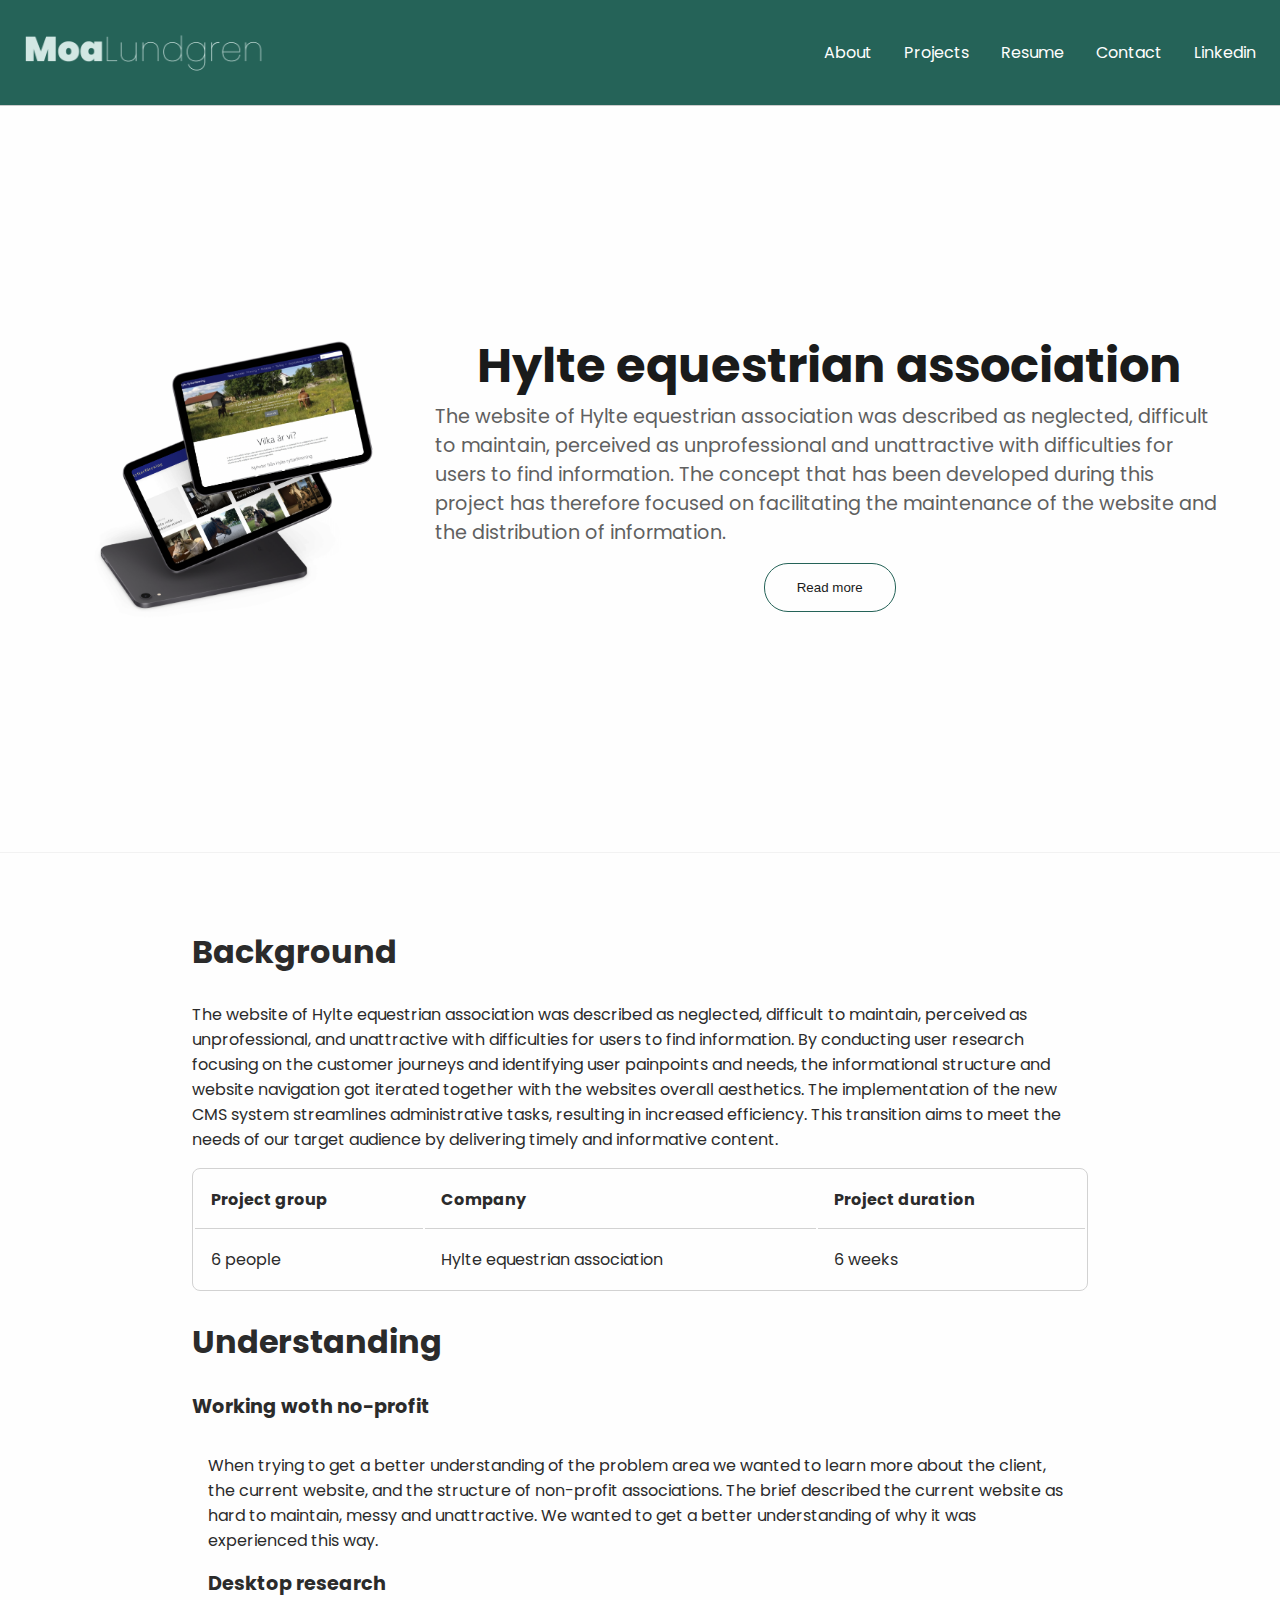
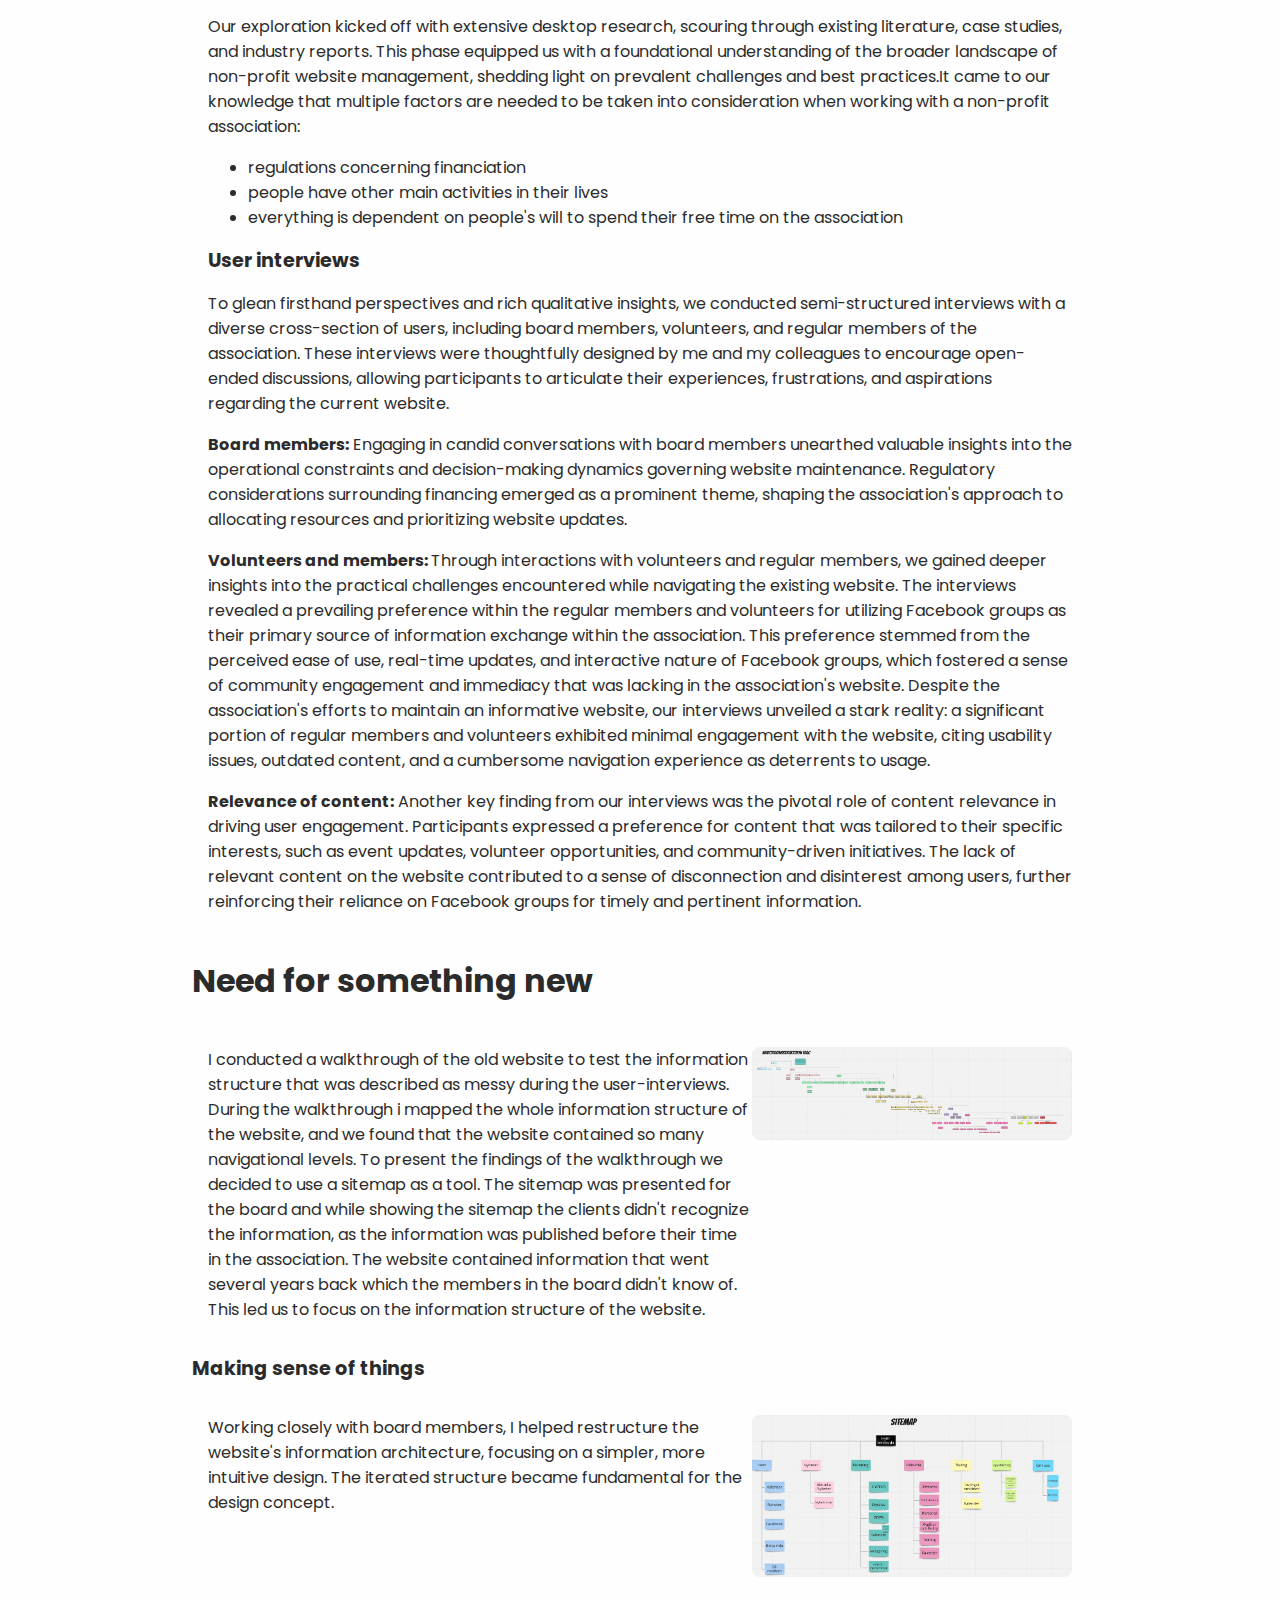
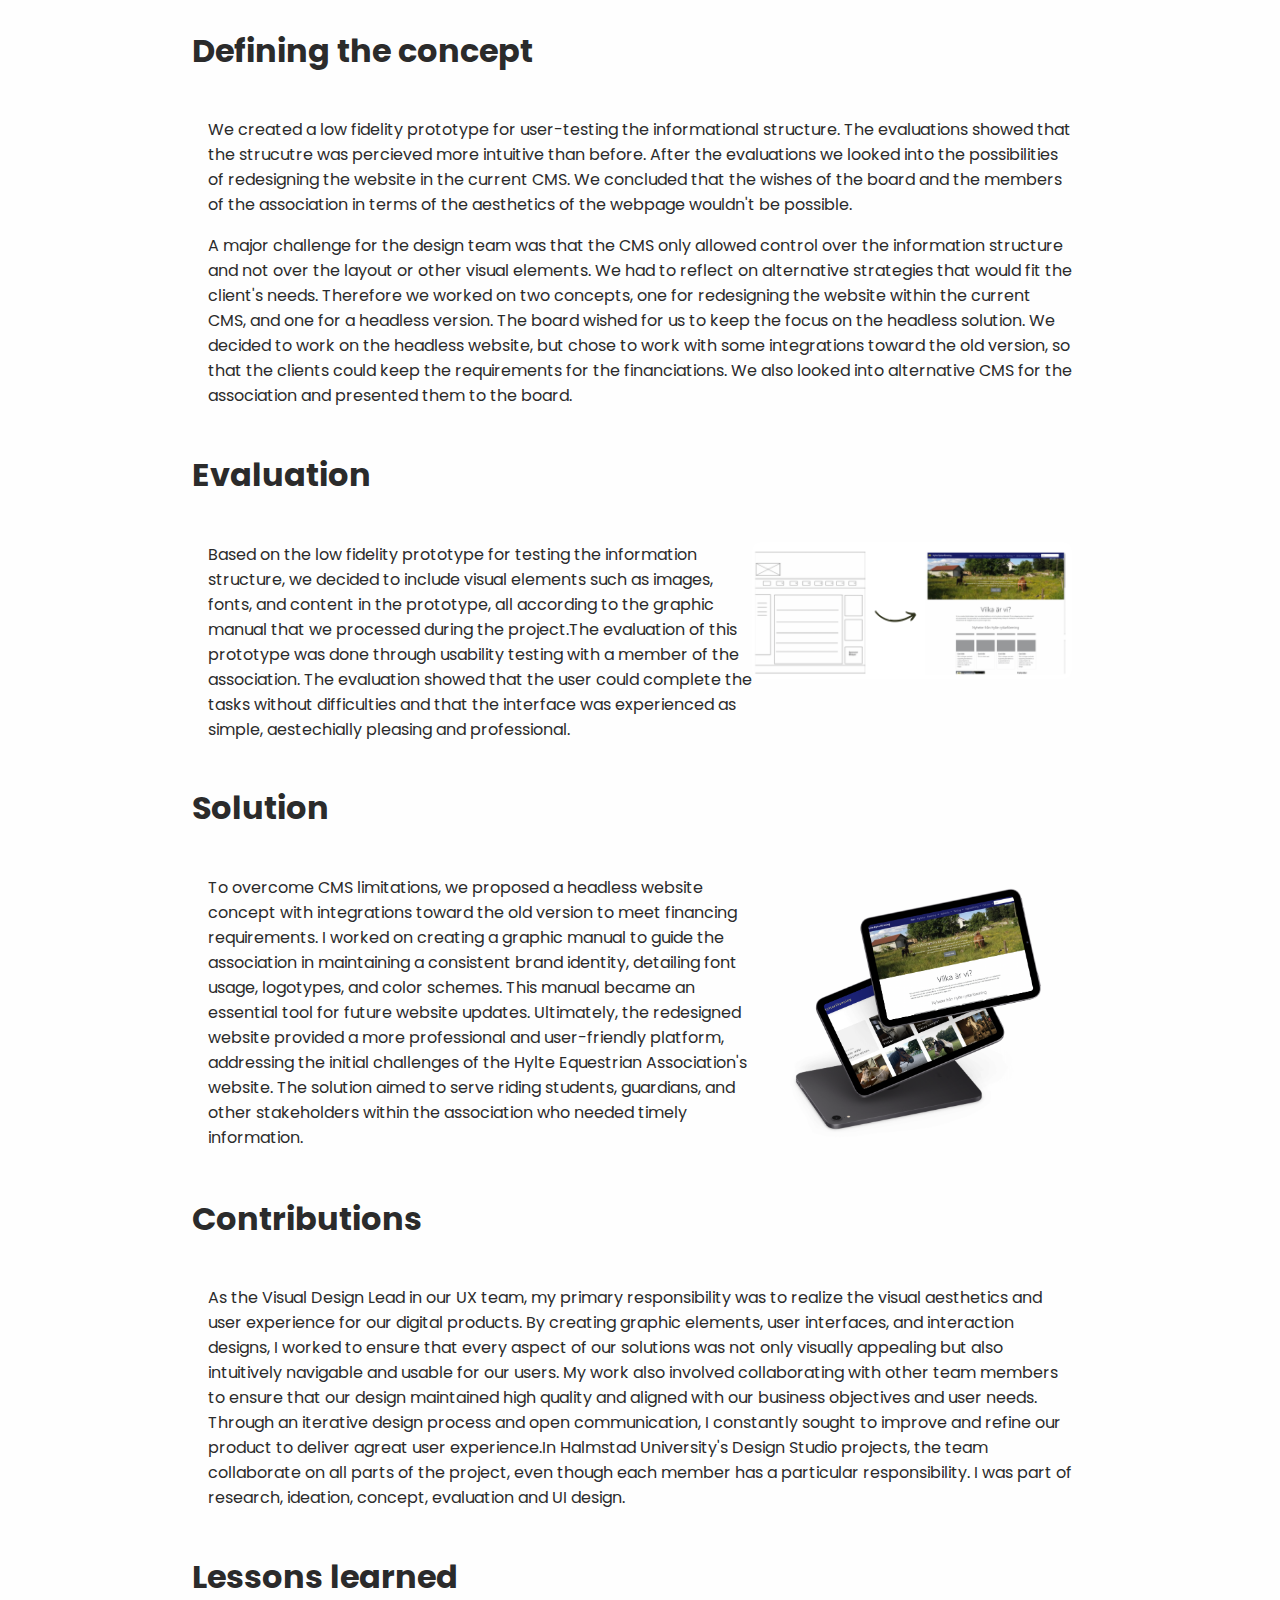
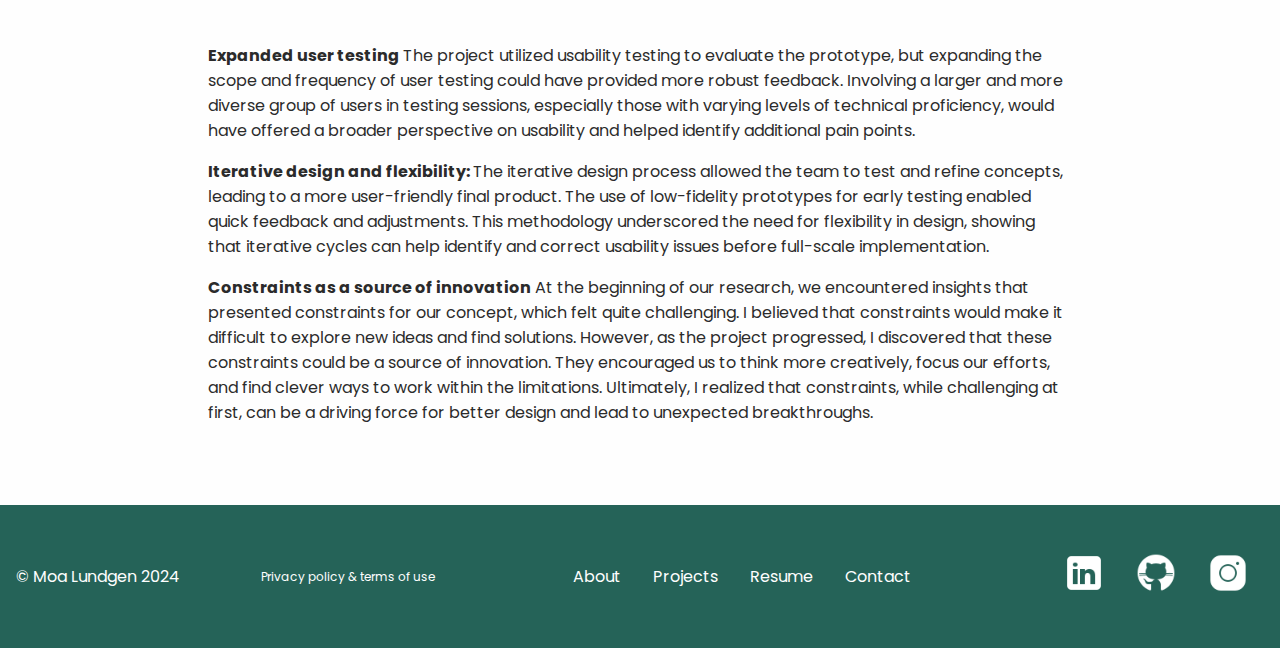
<file: project3.html>
<!DOCTYPE html>
<html lang="en">
<head>
    <meta charset="UTF-8">
    <meta name="viewport" content="width=device-width, initial-scale=1.0">
    <link rel="stylesheet" href="styles/stylesheet.css">
    <title>Moa's Portfolio</title>
    <style>
        @import url('https://fonts.googleapis.com/css2?family=Poppins:ital,wght@0,100;0,200;0,300;0,400;0,500;0,600;0,700;0,800;0,900;1,100;1,200;1,300;1,400;1,500;1,600;1,700;1,800;1,900&display=swap');
        @import url('https://fonts.googleapis.com/css2?family=Open+Sans:ital,wght@0,300..800;1,300..800&family=Poppins:ital,wght@0,100;0,200;0,300;0,400;0,500;0,600;0,700;0,800;0,900;1,100;1,200;1,300;1,400;1,500;1,600;1,700;1,800;1,900&display=swap');
        </style>
    
</head>
<body>
    <header class="header">
        <!--Logotype href-->
        <div class="logo">
            <a href="index.html"> <img src="resources/logomoa.png" alt="Logotype Moa Lundgren"/> </a>
        </div>
        <nav class="nav">
        <!--Menu links-->
            <ul class="menu">
                <li class="nav-link"><a href="index.html#about">About</a></li>
                <li class="nav-link"><a href="index.html#projects">Projects</a></li>
                <li class="nav-link"><a href="resources/moaresume.pdf" target="_blank">Resume</a></li>
                <li class="nav-link"><a href="index.html#contact">Contact</a></li>
                <li class="nav-link"><a href="https://www.linkedin.com/in/moaluundgren/">Linkedin</a></li>
                
            </ul>
        </nav>
    </header>
    <main>
    <section class="hero-banner">
        <div class="hero">
            <div class="hero-content">
                <div class="hero-img">
                    <img src="resources/hylte.png" alt="Image of mockup for project hylte equestrian association"/>
                </div>
                <div class="hero-text">
                    <h1> Hylte equestrian association</h1>
                    <h3 class="project-introduction">The website of Hylte equestrian association was described as neglected, difficult to maintain, perceived as unprofessional and unattractive with difficulties for users to find information. The concept that has been developed during this project has therefore focused on facilitating the maintenance of the website and the distribution of information.</h3>
                    <a href="#introduction"><button class="button-small"> Read more</button> </a>
                </div>
            </div>
        </div>
    </section>
    <article>
        <div class="section-container" id="introduction">
            <div class="body-copy">
                <h2> Background</h2>
                <p>The website of Hylte equestrian association was described as neglected, difficult to maintain, perceived as unprofessional, and unattractive with difficulties for users to find information. By conducting user research focusing on the customer journeys and identifying user painpoints and needs, the informational structure and website navigation got iterated together with the websites overall aesthetics. The implementation of the new CMS system streamlines administrative tasks, resulting in increased efficiency. This transition aims to meet the needs of our target audience by delivering timely and informative content.</p>
                <table>
                    <thead>
                    <tr>
                        <th>Project group</th>
                        <th> Company</th>
                        <th>Project duration</th>
                    </tr>
                    </thead>
                    <tbody>
                    <tr>
                        <td> 6 people</td>
                        <td> Hylte equestrian association</td>
                        <td> 6 weeks</td>
                    </tr>
                    </tbody>
                </table>
                <h2> Understanding</h2>
                <h3>Working woth no-profit</h3>
                <div class="textimg-column">
                    <div class="textimg-text">
                        <p> When trying to get a better understanding of the problem area we wanted to learn more about the client, the current website, and the structure of non-profit associations. The brief described the current website as hard to maintain, messy and unattractive. We wanted to get a better understanding of why it was experienced this way.</p>
                        <h3>Desktop research</h3>
                        <p>Our exploration kicked off with extensive desktop research, scouring through existing literature, case studies, and industry reports. This phase equipped us with a foundational understanding of the broader landscape of non-profit website management, shedding light on prevalent challenges and best practices.It came to our knowledge that multiple factors are needed to be taken into consideration when working with a non-profit association:</p>
                        <ul>
                            <li>regulations concerning financiation</li>
                            <li>people have other main activities in their lives</li>
                            <li>everything is dependent on people's will to spend their free time on the association</li>
                        </ul>
                        <h3> User interviews</h3>
                        <p> To glean firsthand perspectives and rich qualitative insights, we conducted semi-structured interviews with a diverse cross-section of users, including board members, volunteers, and regular members of the association. These interviews were thoughtfully designed by me and my colleagues to encourage open-ended discussions, allowing participants to articulate their experiences, frustrations, and aspirations regarding the current website.</p>
                        <p><b>Board members:</b> Engaging in candid conversations with board members unearthed valuable insights into the operational constraints and decision-making dynamics governing website maintenance. Regulatory considerations surrounding financing emerged as a prominent theme, shaping the association's approach to allocating resources and prioritizing website updates.</p>
                        <p><b>Volunteers and members: </b>Through interactions with volunteers and regular members, we gained deeper insights into the practical challenges encountered while navigating the existing website. The interviews revealed a prevailing preference within the regular members and volunteers for utilizing Facebook groups as their primary source of information exchange within the association. This preference stemmed from the perceived ease of use, real-time updates, and interactive nature of Facebook groups, which fostered a sense of community engagement and immediacy that was lacking in the association's website. Despite the association's efforts to maintain an informative website, our interviews unveiled a stark reality: a significant portion of regular members and volunteers exhibited minimal engagement with the website, citing usability issues, outdated content, and a cumbersome navigation experience as deterrents to usage.</p>
                        <p><b>Relevance of content:</b> Another key finding from our interviews was the pivotal role of content relevance in driving user engagement. Participants expressed a preference for content that was tailored to their specific interests, such as event updates, volunteer opportunities, and community-driven initiatives. The lack of relevant content on the website contributed to a sense of disconnection and disinterest among users, further reinforcing their reliance on Facebook groups for timely and pertinent information.</p>
                    </div>
                </div>
                <h2>Need for something new</h2>
                <div class="textimg-column">
                    <div class="textimg-text">
                        <p> I conducted a walkthrough of the old website to test the information structure that was described as messy during the user-interviews. During the walkthrough i mapped the whole information structure of the website, and we found that the website contained so many navigational levels. To present the findings of the walkthrough we decided to use a sitemap as a tool. The sitemap was presented for the board and while showing the sitemap the clients didn't recognize the information, as the information was published before their time in the association. The website contained information that went several years back which the members in the board didn't know of. This led us to focus on the information structure of the website.</p>
                    </div>
                    <div class="textimg-img">
                        <img src="resources/hylte-sitemap.png" alt="image of sitemap for the old websites information hierarchy and content"/>
                    </div>
                </div>
                <h3>Making sense of things</h3>
                <div class="textimg-column">
                    <div class="textimg-text">
                        <p>Working closely with board members, I helped restructure the website's information architecture, focusing on a simpler, more intuitive design. The iterated structure became fundamental for the design concept.

                        </p>
                    </div>
                    <div class="textimg-img">
                        <img src="resources/hylte-sitemap-new.png" alt="image of new sitemap after walktrough of old website"/>
                    </div>
                </div>
                <h2>Defining the concept</h2>
                <div class="textimg-column">
                    <div class="textimg-text">
                        <p>We created a low fidelity prototype for user-testing the informational structure. The evaluations showed that the strucutre was percieved more intuitive than before. After the evaluations we looked into the possibilities of redesigning the website in the current CMS. We concluded that the wishes of the board and the members of the association in terms of the aesthetics of the webpage wouldn't be possible.</p>
                        <p>A major challenge for the design team was that the CMS only allowed control over the information structure and not over the layout or other visual elements. We had to reflect on alternative strategies that would fit the client's needs. Therefore we worked on two concepts, one for redesigning the website within the current CMS, and one for a headless version. The board wished for us to keep the focus on the headless solution. We decided to work on the headless website, but chose to work with some integrations toward the old version, so that the clients could keep the requirements for the financiations. We also looked into alternative CMS for the association and presented them to the board.</p>
                    </div>
                </div>
                <h2> Evaluation</h2>
                <div class="textimg-column">
                    <div class="textimg-text">
                        <p>Based on the low fidelity prototype for testing the information structure, we decided to include visual elements such as images, fonts, and content in the prototype, all according to the graphic manual that we processed during the project.The evaluation of this prototype was done through usability testing with a member of the association. The evaluation showed that the user could complete the tasks without difficulties and that the interface was experienced as simple, aestechially pleasing and professional.</p>
                    </div>
                    <div class="textimg-img">
                        <img src="resources/defineconcepthylte.png" alt="image showing a low fidelity wireframe side by side with a high fidelity mockup"/>
                    </div>
                </div>
                <h2>Solution</h2>
                <div class="textimg-column">
                    <div class="textimg-text">
                    <p>To overcome CMS limitations, we proposed a headless website concept with integrations toward the old version to meet financing requirements. I worked on creating a graphic manual to guide the association in maintaining a consistent brand identity, detailing font usage, logotypes, and color schemes. This manual became an essential tool for future website updates. Ultimately, the redesigned website provided a more professional and user-friendly platform, addressing the initial challenges of the Hylte Equestrian Association's website. The solution aimed to serve riding students, guardians, and other stakeholders within the association who needed timely information.</p>
                    </div>
                    <div class="textimg-img">
                        <img src="resources/hylte.png" alt="image of the final mockup in a tablet"/>
                    </div>
                </div>
                <h2>Contributions</h2>
                <div class="textimg-column">
                    <div class="textimg-text">
                        <p>As the Visual Design Lead in our UX team, my primary responsibility was to realize the visual aesthetics and user experience for our digital products. By creating graphic elements, user interfaces, and interaction designs, I worked to ensure that every aspect of our solutions was not only visually appealing but also intuitively navigable and usable for our users. My work also involved collaborating with other team members to ensure that our design maintained high quality and aligned with our business objectives and user needs. Through an iterative design process and open communication, I constantly sought to improve and refine our product to deliver agreat user experience.In Halmstad University's Design Studio projects, the team collaborate on all parts of the project, even though each member has a particular responsibility. I was part of research, ideation, concept, evaluation and UI design.</p>
                    </div>
                </div>
                <h2>Lessons learned</h2>
                <div class="textimg-column">
                    <div class="textimg-text">
                        <p><b>Expanded user testing </b>The project utilized usability testing to evaluate the prototype, but expanding the scope and frequency of user testing could have provided more robust feedback. Involving a larger and more diverse group of users in testing sessions, especially those with varying levels of technical proficiency, would have offered a broader perspective on usability and helped identify additional pain points.</p>
                        <p><b>Iterative design and flexibility: </b>The iterative design process allowed the team to test and refine concepts, leading to a more user-friendly final product. The use of low-fidelity prototypes for early testing enabled quick feedback and adjustments. This methodology underscored the need for flexibility in design, showing that iterative cycles can help identify and correct usability issues before full-scale implementation.</p>
                        <p><b>Constraints as a source of innovation</b> At the beginning of our research, we encountered insights that presented constraints for our concept, which felt quite challenging. I believed that constraints would make it difficult to explore new ideas and find solutions. However, as the project progressed, I discovered that these constraints could be a source of innovation. They encouraged us to think more creatively, focus our efforts, and find clever ways to work within the limitations. Ultimately, I realized that constraints, while challenging at first, can be a driving force for better design and lead to unexpected breakthroughs.</p>
                    </div>
                </div>
        </div>
        </div>
    </article>
    </main>
    <footer class="footer">
        <div class="copyright">
            <p>&copy; Moa Lundgen 2024</p>
        </div>
        <div class="privacypolicy-termsofuse">
            <a>Privacy policy & terms of use</a>
        </div>
        <div class="quick-links">
            <ul>
                <li class="nav-link"><a href="index.html#about">About</a></li>
                <li class="nav-link"><a href="index.html#projects">Projects</a></li>
                <li class="nav-link"><a href="resources/moaresume.pdf" target="_blank">Resume</a></li>
                <li class="nav-link"><a href="index.html#contact">Contact</a></li>
            </ul>
        </div>
        <div class="sm-links">
            <ul>
                <li> <a href="https://www.linkedin.com/in/moaluundgren/"><img class= "icon" src="resources/icons8.linkedin.png" alt="icon with link to linkedin"/> </a></li>
                <li> <a href="https://github.com/moalun20/lab1Portfolio.git"><img class= "icon" src="resources/icons8.github.png" alt="icon with link to github"/> </a></li>
                <li> <a href="https://www.instagram.com/moaluundgren/"><img class= "icon" src="resources/icons8.instagram.png" alt="icon with link to instagram"/> </a></li>
            </ul>
        </div>
    </footer>
</body>
</html>
</file>
<file: styles/stylesheet.css>
* {
    box-sizing: border-box; /* Gör att padding och border inkluderas i elementets bredd och höjd */
}
html {
    scroll-behavior: smooth;
    color-scheme: light dark;
  }
  body {
    font-family: 'Open Sans', sans-serif;
    font-family: 'Poppins', sans-serif;
    font-size:1rem;
    background-color:#fefefe;
    color: #2b2b2b;
    width:100%;
    margin:0; 
    
}
#introduction,
#about,
#projects{
    scroll-margin-top: 10rem;
}
/*Typography*/
.section-introduction{
    font-size:1.5rem;
    color:#606060;
}
.project-introduction{
    font-size:1.2rem;
    font-weight:400;
    color:#606060;
}
.title{
    font-size: 3rem;
    font-family:'Poppins', 'sans-serif';
    margin:0px;
}
.color-title{
    color:#256358;
}
.thin{
    font-size: 1.2rem;
    font-family:'Poppins', 'sans-serif';
    font-weight:300;
}
h1{
    font-size: 3rem;
    font-family:'Poppins', 'sans-serif';
}
h2{
    font-size: 2rem;
    font-family:'Poppins', 'sans-serif';
}
h3{
    font-size: 1.2rem;
    font-family:'Poppins', 'sans-serif';
}

/*Navigation*/
/*Header*/
.header{
    display:flex;
    flex-direction:column; 
    justify-content: center;
    align-content: center;
    padding: 0.5rem;
    position: sticky;
    border-bottom: 0.5px solid #cccccc;
    background-color: #256358;
    position: sticky;
    top: 0;
    width:100%;
    z-index:999;
}
.header a, .footer a{
    color: #fefefe;
    text-decoration: none;
}
.header p, .footer p{
    color:#fefefe;
}
.logo{
display:flex;
align-items: center;
justify-content:center;
}
.logo img{
    height:48px;
    width:240px;
}
.logo a{
    margin: 1rem;
    text-decoration: none;
}
.menu{
    display:flex;
    flex-direction:row;
    flex-wrap:wrap;
    justify-content:center;
}
/*Navigational links*/
.nav-link {
    list-style:none;
    margin: 1rem;
}
.nav-link a{
    text-decoration: none;
}
.nav-link:hover{
    border-bottom: 1px solid #fefefe;
    transition: 0.3s
}
.nav-link:active{
    border-bottom: 1px solid #1a1b1b;
}
.nav-link:focus{
    border-bottom: 1px solid #1a1b1b;
}
.privacypolicy-termsofuse {
    font-size:12px;
}
.privacypolicy-termsofuse:hover{
    text-decoration: underline;
    color:#fefefe;
}
.quick-links ul{
    display:flex;
    flex-direction: column;
    margin:auto;
}
.sm-links ul{
    display:flex;
    flex-direction:row;
    list-style: none;
}
.footer{
    display: flex;
    flex-direction: column;
    justify-content: space-between;
    align-items: center;
    background-color: #256358;
    padding: 1rem;
    bottom: 0;
}
  /*Components*/
  .button-small {
    padding: 1rem 2rem;
    border: 1px solid #256358;
    color: #1a1b1b;
    background-color: #fefefe;
    border-radius: 24px;
    margin:1rem; 
    transition:color 0.5s; 
}

.button-small:hover {
    color: #fefefe;
    background-color: #256358;
}
.button-small:focus {
    color: #fefefe;
    background-color: #256358;
    border:1px solid #1a1b1b;
}
table{
    border: 1px solid #d2d2d2;
    border-radius:8px;
    width: 100%;
}
th, td{
    padding: 1rem;
    text-align: left;
}
th {
    border-bottom: 1px solid #d2d2d2;
}
/*Herobanner*/
.hero {
    display: flex;                  
    flex-direction: column;         
    justify-content: center;       
    align-items: center;            
    height: 83vh;                    /* Höjd på hero-sektionen */
    background-color: #fefefe;   
    color: #1a1b1b;                    
    text-align: center; 
    border-bottom:1px solid #f2f2f2;     
}
.hero-content {
    display: flex;
    flex-direction: column;
    align-items:center;
    max-width: 1200px; 
    width: 100%;
}
.hero-text{
    padding: 1rem;
}
.hero-text h1, h3{
    margin:0;
}
.hero-img{
    padding: 1rem;
    margin: 1rem;
}
.hero img{
    max-width:320px;
}
/*Amimation herobanner*/
@keyframes fadeIn {
    from {
        opacity: 0;
    }
    to {
        opacity: 1;
    }
}

.hero {
    animation: fadeIn 2s ease-in-out; /* Applicerar en fade-in animation på hero-sektionen */
}
/*Images*/
img{
    width: 100%;
    height: 320px;
    max-height: 300px;
    object-fit: cover;
    border-radius: 8px;
}
.sm-links img{
    width:40px;
    height:40px;
    margin:1rem;
}
/*Sections*/

.section-container{
    display:flex;
    flex-direction:column;
    align-items: center;
    margin:1rem;
}
.body-copy{
    max-width:60rem;
    padding:2rem;
}
/*About-section*/

.two-column {
    display: flex;
    flex-direction: column;
    justify-content: space-around; 
    gap:2rem;
    max-width: 100%; 
    padding: 1rem; 
}
.skills{
    display:flex;
    flex-direction:column;
    flex:1;
    max-width:400px;
    padding:1rem;
    margin-top:1.2rem;
}
.skills h3{
    color:#256358;
}
/*Timeline*/
.timeline {
    flex: 2;
    position: relative;
    max-width: 800px;
    margin: 0 auto;
    z-index:1;
}
.timeline::before {
    content: '';
    position: absolute;
    top: 0;
    bottom: 0;
    width: 4px;
    background-color: #256358;
}

.event {
    display: flex;
    position: relative;
    margin: 20px 0;
}

.dot {
    width: 24px; 
    height: 24px;
    background-color: #256358; 
    border-radius: 50%; 
    position: absolute;
    left: -10px;
    top: 0;
}

.event-details {
    padding: 15px; 
    border-radius: 8px; 
    border: 1px solid #d2d2d2;
    margin-left: 25px;
    width: calc(100% - 25px);
}

.event-details h3 {
    margin: 0; 
    color: #256358;
}

.event-details p {
    margin: 5px 0 0; 
}
/*Projects-section*/
.project-overview{
    display:flex;
    flex-direction:column;
    width:80%;
    max-width:1200px;
}
.project-overview a{
    text-decoration: none;
    color:#2b2b2b;
}
.box{
    padding: 2rem;
    border: 1px solid #f2f2f2;
    border-radius:8px;
    margin: 1rem auto;
    width:95%;
    max-width:320px;
    min-height: 350px;
    box-shadow: 0px 0px 1px rgba(56, 56, 57, 0.01),
    0px 1px 6px rgba(56, 56, 57, 0.02),
    1px 1px 13px rgba(56, 56, 57, 0.02),
    2px 3px 24px rgba(56, 56, 57, 0.03),
    3px 4px 37px rgba(56, 56, 57, 0.04);
}
.box img{
    height:220px;
    width:100%;
    border-radius:8px;
}
.box:hover{
    box-shadow: 1px 1px 2px rgba(3, 7, 18, 0.02),
    3px 4px 8px rgba(3, 7, 18, 0.03),
    6px 9px 19px rgba(3, 7, 18, 0.05),
    10px 15px 33px rgba(3, 7, 18, 0.06),
    16px 24px 52px rgba(3, 7, 18, 0.08);
    transition: 1s;
    text-decoration: underline #256358;
}
/*Project page*/
.textimg-column{
    display: flex;
    flex-direction: column;
    justify-content: center;
    align-items: center;
    max-width: 100%; 
    padding: 1rem; 
    margin: 1rem;
}
.textimg-column img {
    width: 100%; 
    height: auto;
    max-height: 300px;
    margin: 1rem 0; 
}
.contact-form{
    display:flex;
    flex-direction:column;
    align-content: center;
    background: rgba(242, 242, 242);
    background: radial-gradient(circle, rgba(242, 242, 242, 0.9), rgba(210, 210, 210,1));
}
.contact-content{
    display: flex;
    flex-direction: column;
    align-items: flex-start;
    margin:1rem;
    max-width: 1200px;
    padding:1rem;

}
input[type="text"], input[type="email"] {
    width: 100%;
    padding: 1rem;
    margin: 5px 0 20px;
    border: 1px solid #606060;
    border-radius: 8px;
    font-size: 16px;
}

/*Media queries*/

/* Darkmode styles */
@media (prefers-color-scheme: dark) {
    body {
        background-color: #1a1b1b; /* Mörk bakgrund */
        color: #fefefe; /* Ljus text */
    }

    h1 {
        color: #fefefe; 
    }
}
@media (min-width:800px){
    .header{
        display:flex;
        flex-direction:row;
        justify-content:space-between;
        top:0;
    }
    .menu{
        flex-direction:row;
    }
    .footer{
        flex-direction: row;
    }
    .quick-links ul{
        flex-direction:row;
    }
    .two-column{
        flex-direction: row;
    }
    .project-overview{
        flex-direction:row;
        flex-wrap:wrap;
        justify-content:center;
    }
    .project-introduction{
        max-width:800px;
        text-align:left;
    }

    .textimg-column img {
        width: 320px;
        height: auto; 
    }

    .textimg-text {
        flex: 1; 
    }
    .contact-form{
        align-items: center;
        justify-content: center;
    }
    .contact-content{
        display:flex;
        flex-direction:row;
        justify-content:space-around;
        align-items: flex-start; 
    }
    .contact-promotext{
        width:50%;
        height:100;
    }
    .contact-promotext h2{
        margin-top:0;
    }
}
@media (min-width:1200px){
    .hero-content{
        display:flex;
        flex-direction:row;
        justify-content: center;
    }
    .textimg-column {
        flex-direction: row;
        justify-content: space-between; 
        align-items:flex-start;
        padding:0;
    }
}
</file>
